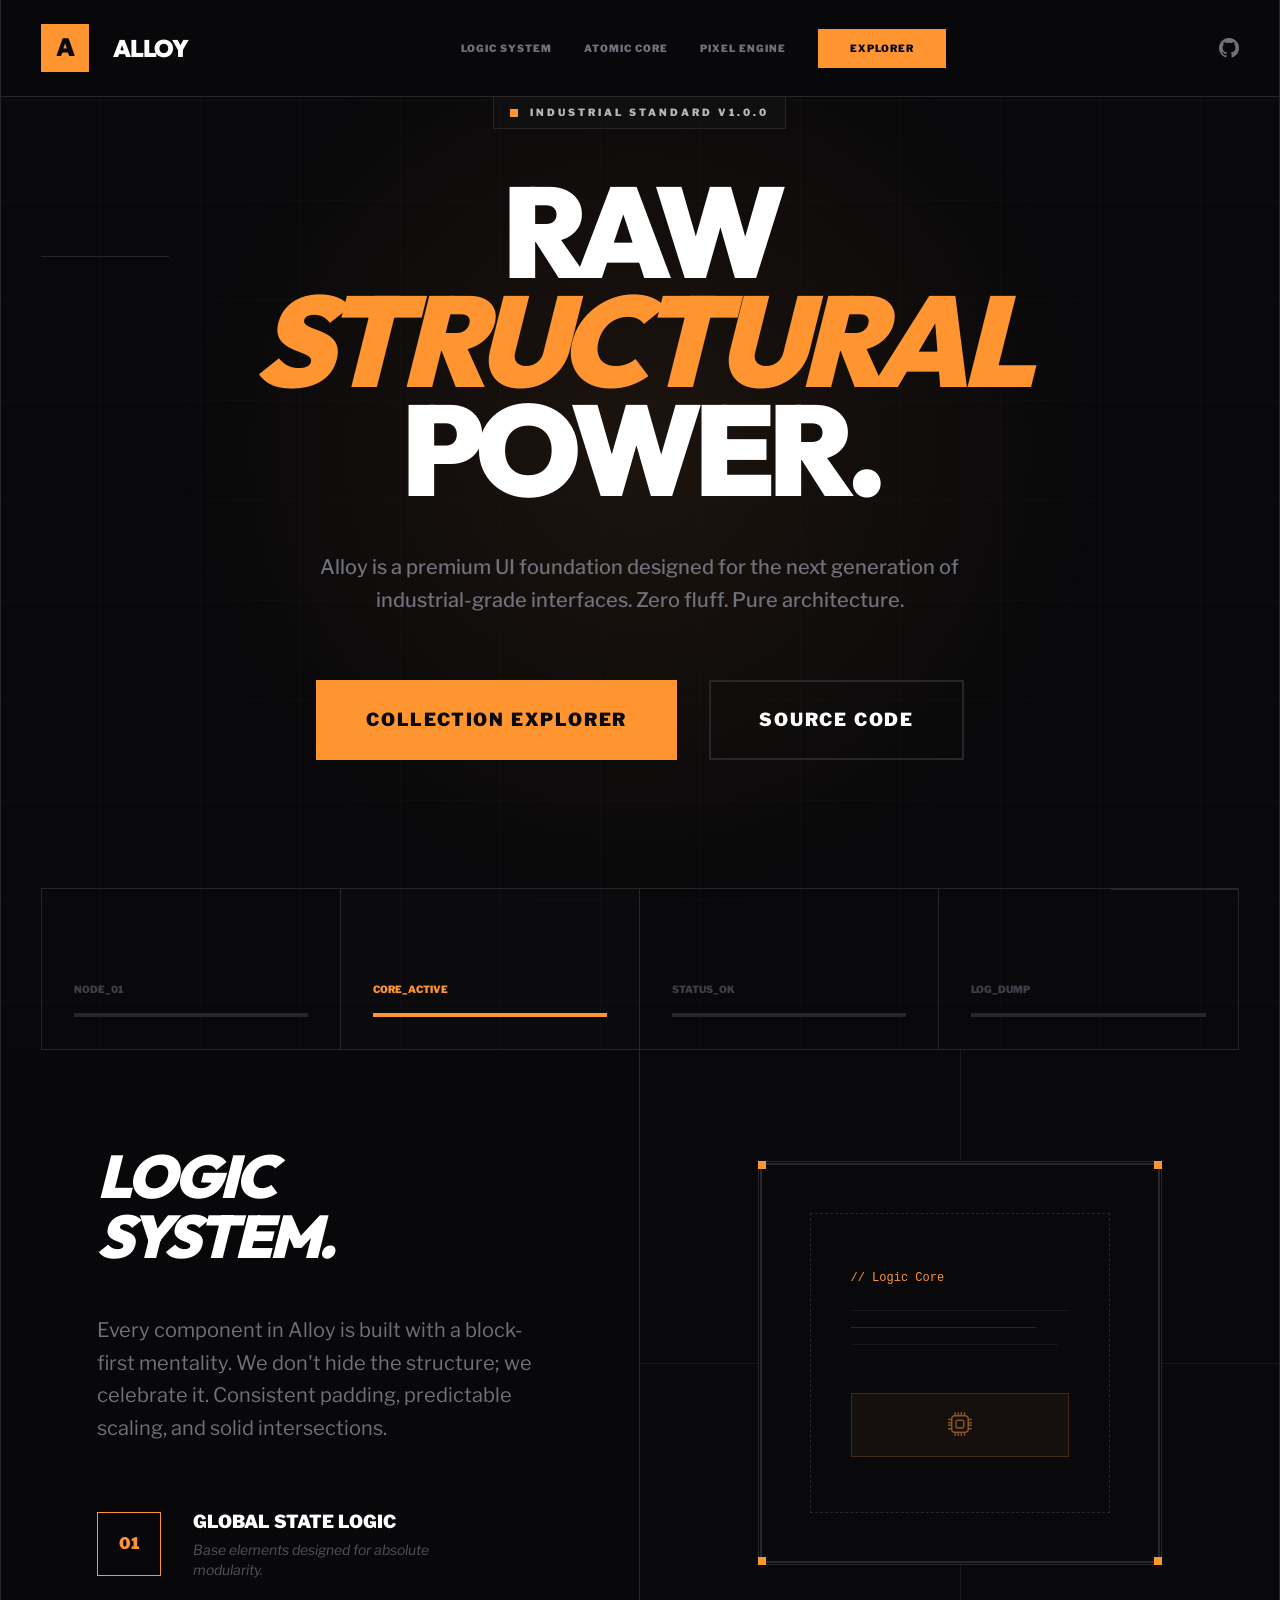
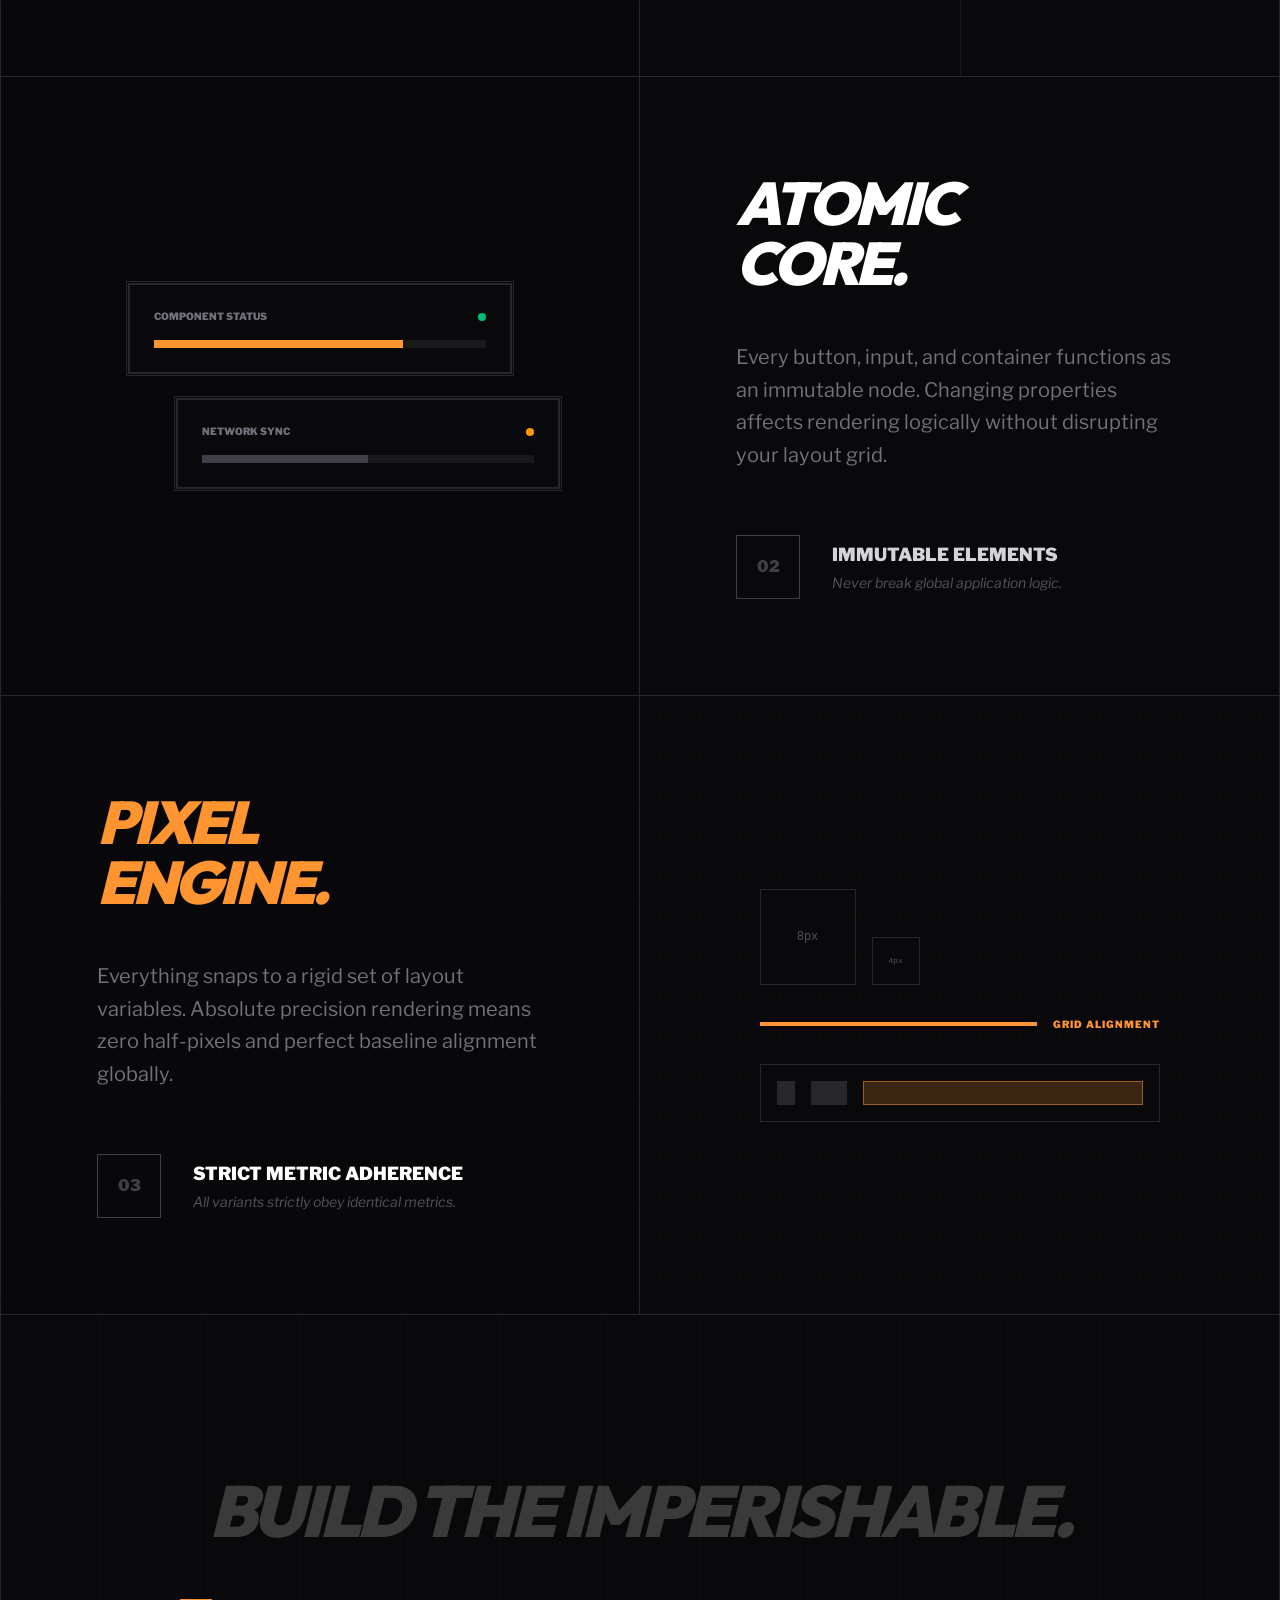
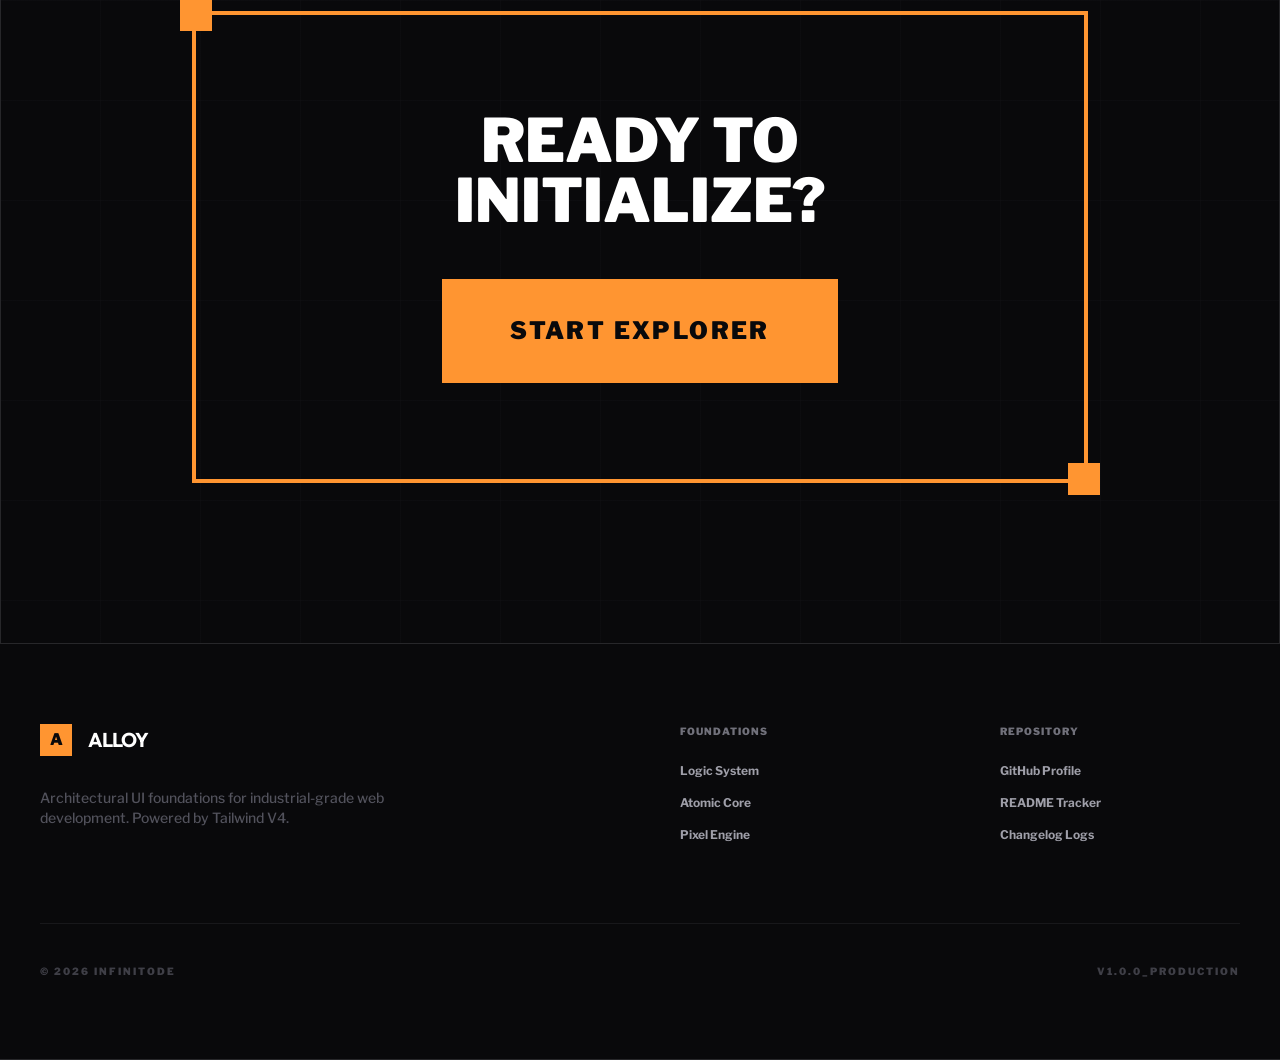
<file: index.html>
<!DOCTYPE html>
<html lang="en" class="dark">

<head>
    <meta charset="UTF-8">
    <meta name="viewport" content="width=device-width, initial-scale=1.0">
    <title>Alloy | Premium UI Foundation</title>
    <link href="./src/index.css" rel="stylesheet">
    <link rel="stylesheet" href="https://cdn.jsdelivr.net/npm/bootstrap-icons/font/bootstrap-icons.css">
    <style>
        :root {
            --color-primary: #FF9531;
            --color-bg: #09090b;
            --color-bg-alt: #18181b;
            --color-border: #27272a;
            --color-text: #ffffff;
            --color-text-dim: #71717a;
        }

        .grid-lines {
            background-image:
                linear-gradient(to right, rgba(39, 39, 42, 0.15) 1px, transparent 1px),
                linear-gradient(to bottom, rgba(39, 39, 42, 0.15) 1px, transparent 1px);
            background-size: 100px 100px;
        }

        .pixel-border {
            box-shadow: 0 0 0 1px var(--color-bg), 0 0 0 2px var(--color-border);
        }

        .hero-glow {
            background: radial-gradient(circle at 50% 50%, rgba(255, 149, 49, 0.08) 0%, transparent 60%);
        }
        
    </style>
</head>

<body class="bg-bg text-white font-sans overflow-x-hidden">
    <!-- Overlay Glow -->
    <div class="fixed inset-0 hero-glow pointer-events-none"></div>

    <!-- Structured Navigation -->
    <header class="fixed top-0 left-0 w-full z-50 border-b border-border bg-bg/95 backdrop-blur-md">
        <div class="max-w-[1440px] mx-auto px-6 md:px-10 h-20 md:h-24 flex items-center justify-between border-x border-border">
            <div class="flex items-center gap-4 md:gap-6">
                <div class="w-10 h-10 md:w-12 md:h-12 bg-primary flex items-center justify-center font-black text-xl md:text-2xl text-zinc-950">A</div>
                <span class="text-xl md:text-2xl font-outfit font-black tracking-tighter">ALLOY</span>
            </div>

            <nav class="hidden md:flex items-center gap-8">
                <a href="#logic-system" class="text-[10px] font-black uppercase tracking-widest text-zinc-500 hover:text-white transition-colors">Logic System</a>
                <a href="#atomic-core" class="text-[10px] font-black uppercase tracking-widest text-zinc-500 hover:text-white transition-colors">Atomic Core</a>
                <a href="#pixel-engine" class="text-[10px] font-black uppercase tracking-widest text-zinc-500 hover:text-white transition-colors">Pixel Engine</a>
                <a href="components/index.html" class="px-8 py-3 bg-primary text-zinc-950 font-black text-[10px] uppercase tracking-widest hover:bg-white transition-all">EXPLORER</a>
            </nav>

            <div class="flex items-center gap-6">
                <a href="https://github.com/Infinitode/Alloy" class="hidden md:block text-xl text-zinc-500 hover:text-white" target="_blank"><i class="bi bi-github"></i></a>
                <button id="mobileMenuBtn" class="md:hidden text-2xl text-zinc-300 hover:text-white transition-colors"><i class="bi bi-list"></i></button>
            </div>
        </div>
        <!-- Mobile Navigation Menu -->
        <nav id="mobileMenu" class="hidden md:hidden border-b border-border bg-bg px-6 py-8 flex-col gap-6">
            <a href="#logic-system" class="mobile-link text-xs font-black uppercase tracking-widest text-zinc-400 hover:text-white transition-colors">Logic System</a>
            <a href="#atomic-core" class="mobile-link text-xs font-black uppercase tracking-widest text-zinc-400 hover:text-white transition-colors">Atomic Core</a>
            <a href="#pixel-engine" class="mobile-link text-xs font-black uppercase tracking-widest text-zinc-400 hover:text-white transition-colors">Pixel Engine</a>
            <hr class="border-border">
            <a href="components/index.html" class="w-full text-center py-4 bg-primary text-zinc-950 font-black text-xs uppercase tracking-widest">Vault Explorer</a>
        </nav>
    </header>

    <main class="relative pt-24 min-h-screen grid-lines">
        <!-- Hero Section -->
        <section class="max-w-[1440px] mx-auto border-x border-border min-h-[calc(100vh-96px)] flex flex-col items-center justify-center px-10 relative overflow-hidden">
            <div class="absolute top-40 left-10 w-32 h-px bg-border"></div>
            <div class="absolute bottom-40 right-10 w-32 h-px bg-border"></div>

            <div class="text-center relative z-10">
                <div class="inline-flex items-center gap-3 px-4 py-2 border border-border bg-zinc-900/40 mb-12">
                    <span class="w-2 h-2 bg-primary animate-pulse"></span>
                    <span class="text-[10px] font-black tracking-[0.3em] uppercase opacity-70">Industrial Standard v1.0.0</span>
                </div>

                <h1 class="text-[clamp(3rem,10vw,10rem)] font-black font-outfit tracking-[calc(-0.06em)] leading-[0.85] mb-12">
                    RAW <br> <span class="text-primary italic">STRUCTURAL</span> <br> POWER.
                </h1>

                <p class="text-zinc-500 max-w-2xl mx-auto text-xl font-medium mb-16 leading-relaxed">
                    Alloy is a premium UI foundation designed for the next generation of industrial-grade interfaces. Zero fluff. Pure architecture.
                </p>

                <div class="flex flex-col md:flex-row items-center justify-center gap-4 md:gap-8 w-full max-w-xl md:max-w-none mx-auto">
                    <a href="components/index.html" class="w-full md:w-auto px-8 py-4 md:px-12 md:py-6 bg-primary text-zinc-950 font-black text-sm md:text-lg uppercase tracking-widest border-2 border-primary hover:bg-transparent hover:text-primary transition-all text-center">
                        COLLECTION EXPLORER
                    </a>
                    <a href="https://github.com/Infinitode/Alloy" target="_blank" class="w-full md:w-auto px-8 py-4 md:px-12 md:py-6 border-2 border-border font-black text-sm md:text-lg uppercase tracking-widest hover:border-primary hover:text-primary hover:bg-zinc-900/50 transition-all text-center">
                        SOURCE CODE
                    </a>
                </div>
            </div>

            <!-- Visual Static Elements -->
            <div class="mt-32 w-full grid grid-cols-2 md:grid-cols-4 border border-border overflow-hidden">
                <div class="h-40 border-r border-border p-8 flex flex-col justify-end hover:bg-zinc-900/40 transition-colors cursor-pointer group">
                    <div class="text-[10px] font-black text-zinc-700 uppercase mb-4 group-hover:text-primary transition-colors">Node_01</div>
                    <div class="h-1 bg-zinc-800 w-full group-hover:bg-primary/50 transition-colors"></div>
                </div>
                <div class="h-40 border-r border-border p-8 flex flex-col justify-end bg-zinc-900/20 hover:bg-zinc-900/60 transition-colors cursor-pointer group">
                    <div class="text-[10px] font-black text-primary uppercase mb-4 group-hover:text-white transition-colors">Core_Active</div>
                    <div class="h-1 bg-primary w-full group-hover:bg-white transition-colors"></div>
                </div>
                <div class="h-40 border-r border-border p-8 flex flex-col justify-end hover:bg-zinc-900/40 transition-colors cursor-pointer group">
                    <div class="text-[10px] font-black text-zinc-700 uppercase mb-4 group-hover:text-primary transition-colors">Status_OK</div>
                    <div class="h-1 bg-zinc-800 w-full group-hover:bg-primary/50 transition-colors"></div>
                </div>
                <div class="h-40 p-8 flex flex-col justify-end hover:bg-zinc-900/40 transition-colors cursor-pointer group">
                    <div class="text-[10px] font-black text-zinc-700 uppercase mb-4 group-hover:text-primary transition-colors">Log_Dump</div>
                    <div class="h-1 bg-zinc-800 w-full group-hover:bg-primary/50 transition-colors"></div>
                </div>
            </div>
        </section>

        <!-- Logic System Section -->
        <section id="logic-system" class="max-w-[1440px] mx-auto border-x border-b border-border bg-bg/50">
            <div class="grid grid-cols-1 md:grid-cols-2 min-h-[600px]">
                <div class="p-8 md:p-12 lg:p-24 flex flex-col justify-center border-b md:border-b-0 md:border-r border-border">
                    <h2 class="text-5xl md:text-6xl font-black font-outfit uppercase tracking-tighter mb-8 md:mb-12 italic">Logic <br>System.</h2>
                    <p class="text-zinc-500 text-lg md:text-xl leading-relaxed mb-12 md:mb-16 max-w-md">
                        Every component in Alloy is built with a block-first mentality. We don't hide the structure; we celebrate it. Consistent padding, predictable scaling, and solid intersections.
                    </p>
                    <div class="flex items-center gap-6 md:gap-8 group cursor-pointer max-w-sm">
                        <div class="w-14 h-14 md:w-16 md:h-16 shrink-0 border border-primary flex items-center justify-center font-black text-primary transition-all group-hover:bg-primary group-hover:text-zinc-950">01</div>
                        <div>
                            <h4 class="font-black text-base md:text-lg uppercase text-white group-hover:text-primary transition-colors">Global State Logic</h4>
                            <p class="text-zinc-600 text-xs md:text-sm italic mt-1">Base elements designed for absolute modularity.</p>
                        </div>
                    </div>
                </div>
                
                <div class="relative bg-zinc-950 flex items-center justify-center p-8 md:p-12 overflow-hidden">
                    <div class="absolute inset-x-0 top-1/2 h-px bg-zinc-900"></div>
                    <div class="absolute inset-y-0 left-1/2 w-px bg-zinc-900"></div>
                    
                    <div class="w-full max-w-[400px] aspect-square border-2 border-border bg-bg p-8 md:p-12 relative z-10 pixel-border hover:-translate-y-2 hover:border-primary transition-all cursor-pointer">
                        <div class="absolute -top-1 -left-1 w-2 h-2 bg-primary"></div>
                        <div class="absolute -top-1 -right-1 w-2 h-2 bg-primary"></div>
                        <div class="absolute -bottom-1 -left-1 w-2 h-2 bg-primary"></div>
                        <div class="absolute -bottom-1 -right-1 w-2 h-2 bg-primary"></div>

                        <div class="h-full border border-dashed border-zinc-800 p-6 md:p-10 flex flex-col justify-center group">
                            <span class="text-[10px] md:text-xs font-mono text-primary mb-6">// Logic Core</span>
                            <div class="space-y-4">
                                <div class="h-px bg-zinc-900 w-full group-hover:bg-primary/50 transition-colors"></div>
                                <div class="h-px bg-zinc-800 w-[85%] group-hover:bg-primary/30 transition-colors"></div>
                                <div class="h-px bg-zinc-900 w-[95%] group-hover:bg-primary/40 transition-colors"></div>
                                <div class="mt-12 h-16 bg-primary/5 border border-primary/20 flex items-center justify-center">
                                     <i class="bi bi-cpu text-primary opacity-50 text-2xl group-hover:opacity-100 transition-opacity"></i>
                                </div>
                            </div>
                        </div>
                    </div>
                </div>
            </div>
        </section>

        <!-- Atomic Core Section -->
        <section id="atomic-core" class="max-w-[1440px] mx-auto border-x border-b border-border bg-zinc-950">
            <div class="grid grid-cols-1 md:grid-cols-2 min-h-[600px]">
                <div class="relative bg-bg/50 flex flex-col p-8 md:p-12 overflow-hidden justify-center items-center border-b md:border-b-0 md:border-r border-border order-last md:order-first">
                    <div class="absolute inset-0 grid-lines opacity-10"></div>
                    <div class="relative z-10 w-full max-w-sm">
                        <div class="w-full bg-bg border-2 border-border p-5 md:p-6 mb-4 md:mb-6 pixel-border group hover:border-white transition-all cursor-pointer">
                            <div class="flex justify-between items-center mb-4">
                                <span class="text-[10px] font-black uppercase text-zinc-500 group-hover:text-white transition-colors">Component Status</span>
                                <div class="w-2 h-2 rounded-full bg-emerald-500 animate-pulse"></div>
                            </div>
                            <div class="h-2 w-full bg-zinc-900"><div class="h-full bg-primary w-3/4"></div></div>
                        </div>
                        <div class="w-[90%] md:w-full bg-bg border-2 border-border p-5 md:p-6 ml-auto md:ml-12 pixel-border group hover:border-white transition-all cursor-pointer">
                            <div class="flex justify-between items-center mb-4">
                                <span class="text-[10px] font-black uppercase text-zinc-500 group-hover:text-white transition-colors">Network Sync</span>
                                <div class="w-2 h-2 rounded-full bg-amber-500"></div>
                            </div>
                            <div class="h-2 w-full bg-zinc-900"><div class="h-full bg-zinc-700 w-1/2 group-hover:bg-white transition-colors"></div></div>
                        </div>
                    </div>
                </div>
                <div class="p-8 md:p-12 lg:p-24 flex flex-col justify-center">
                    <h2 class="text-5xl md:text-6xl font-black font-outfit uppercase tracking-tighter mb-8 md:mb-12 italic">Atomic <br>Core.</h2>
                    <p class="text-zinc-500 text-lg md:text-xl leading-relaxed mb-12 md:mb-16 max-w-md">
                        Every button, input, and container functions as an immutable node. Changing properties affects rendering logically without disrupting your layout grid.
                    </p>
                    <div class="flex items-center gap-6 md:gap-8 group cursor-pointer max-w-sm">
                        <div class="w-14 h-14 md:w-16 md:h-16 shrink-0 border border-zinc-700 flex items-center justify-center font-black text-zinc-700 transition-all group-hover:border-white group-hover:text-white">02</div>
                        <div>
                            <h4 class="font-black text-base md:text-lg uppercase text-zinc-300 group-hover:text-white transition-colors">Immutable Elements</h4>
                            <p class="text-zinc-600 text-xs md:text-sm italic mt-1">Never break global application logic.</p>
                        </div>
                    </div>
                </div>
            </div>
        </section>

        <!-- Pixel Engine Section -->
        <section id="pixel-engine" class="max-w-[1440px] mx-auto border-x border-b border-border bg-bg/50">
            <div class="grid grid-cols-1 md:grid-cols-2 min-h-[600px]">
                <div class="p-8 md:p-12 lg:p-24 flex flex-col justify-center border-b md:border-b-0 md:border-r border-border">
                    <h2 class="text-5xl md:text-6xl font-black font-outfit uppercase tracking-tighter mb-8 md:mb-12 italic text-primary">Pixel<br>Engine.</h2>
                    <p class="text-zinc-500 text-lg md:text-xl leading-relaxed mb-12 md:mb-16 max-w-md">
                        Everything snaps to a rigid set of layout variables. Absolute precision rendering means zero half-pixels and perfect baseline alignment globally.
                    </p>
                    <div class="flex items-center gap-6 md:gap-8 group cursor-pointer max-w-sm">
                        <div class="w-14 h-14 md:w-16 md:h-16 shrink-0 border border-zinc-700 flex items-center justify-center font-black text-zinc-700 transition-all group-hover:border-primary group-hover:text-primary">03</div>
                        <div>
                            <h4 class="font-black text-base md:text-lg uppercase text-white group-hover:text-primary transition-colors">Strict Metric Adherence</h4>
                            <p class="text-zinc-600 text-xs md:text-sm italic mt-1">All variants strictly obey identical metrics.</p>
                        </div>
                    </div>
                </div>
                <div class="relative bg-zinc-950 flex flex-col justify-between p-8 md:p-12 overflow-hidden group cursor-pointer">
                    <div class="absolute inset-0 bg-[radial-gradient(circle_at_center,var(--color-primary)_1px,transparent_1px)] bg-size-[40px_40px] opacity-5 group-hover:opacity-20 transition-opacity"></div>
                    <div class="relative z-10 w-full flex-1 flex flex-col justify-center gap-8 max-w-[400px] mx-auto py-12">
                        <div class="flex gap-4">
                            <div class="w-20 h-20 md:w-24 md:h-24 border border-border bg-bg flex items-center justify-center font-mono text-zinc-600 text-xs">8px</div>
                            <div class="w-10 h-10 md:w-12 md:h-12 border border-border bg-bg mt-auto flex items-center justify-center font-mono text-zinc-600 text-[8px]">4px</div>
                        </div>
                        <div class="flex items-center gap-4">
                            <div class="h-1 bg-primary flex-1 group-hover:shadow-[0_0_10px_var(--color-primary)] transition-shadow"></div>
                            <div class="font-black text-[10px] text-primary tracking-widest uppercase">Grid Alignment</div>
                        </div>
                        <div class="flex gap-4 border border-border p-3 md:p-4 bg-bg items-center">
                            <div class="w-5 h-5 md:w-6 md:h-6 bg-zinc-800 group-hover:bg-primary transition-colors"></div>
                            <div class="w-10 h-5 md:w-12 md:h-6 bg-zinc-800"></div>
                            <div class="w-full h-5 md:h-6 bg-primary/20 border border-primary/50"></div>
                        </div>
                    </div>
                </div>
            </div>
        </section>

        <!-- Final Call Section -->
        <section class="max-w-[1440px] mx-auto border-x border-border py-20 md:py-40 text-center px-6 md:px-10">
            <h2 class="text-3xl sm:text-5xl md:text-7xl font-black font-outfit uppercase tracking-tighter mb-8 md:mb-16 italic opacity-20">BUILD THE IMPERISHABLE.</h2>
            <div class="max-w-4xl mx-auto border-4 border-primary p-8 md:p-24 relative">
                <div class="absolute -top-4 -left-4 w-8 h-8 bg-primary"></div>
                <div class="absolute -bottom-4 -right-4 w-8 h-8 bg-primary"></div>
                <h3 class="text-2xl sm:text-4xl md:text-6xl font-black mb-8 md:mb-12 uppercase">READY TO INITIALIZE?</h3>
                <a href="components/index.html" class="inline-block px-8 py-5 md:px-16 md:py-8 bg-primary text-zinc-950 font-black text-base md:text-2xl uppercase tracking-widest hover:bg-white transition-all border-4 border-primary hover:border-white">START EXPLORER</a>
            </div>
        </section>
    </main>

    <footer class="border-y border-border py-12 md:py-20 px-6 md:px-10 bg-zinc-950">
        <div class="max-w-[1440px] mx-auto grid grid-cols-1 sm:grid-cols-2 md:grid-cols-4 gap-12 md:gap-20">
            <div class="col-span-1 sm:col-span-2">
                <div class="flex items-center gap-4 mb-6 md:mb-8">
                    <div class="w-8 h-8 bg-primary flex items-center justify-center font-black text-zinc-950">A</div>
                    <span class="text-xl font-bold font-outfit tracking-tighter">ALLOY</span>
                </div>
                <p class="text-zinc-600 max-w-sm text-xs md:text-sm font-medium">Architectural UI foundations for industrial-grade web development. Powered by Tailwind V4.</p>
            </div>
            <div class="space-y-4">
                <h4 class="text-[10px] font-black text-zinc-500 uppercase tracking-widest mb-4 md:mb-6">Foundations</h4>
                <a href="#logic-system" class="block text-xs font-bold text-zinc-400 hover:text-primary">Logic System</a>
                <a href="#atomic-core" class="block text-xs font-bold text-zinc-400 hover:text-primary">Atomic Core</a>
                <a href="#pixel-engine" class="block text-xs font-bold text-zinc-400 hover:text-primary">Pixel Engine</a>
            </div>
            <div class="space-y-4">
                <h4 class="text-[10px] font-black text-zinc-500 uppercase tracking-widest mb-4 md:mb-6">Repository</h4>
                <a href="https://github.com/Infinitode/Alloy" target="_blank" class="block text-xs font-bold text-zinc-400 hover:text-primary">GitHub Profile</a>
                <a href="https://github.com/Infinitode/Alloy#readme" target="_blank" class="block text-xs font-bold text-zinc-400 hover:text-primary">README Tracker</a>
                <a href="https://github.com/Infinitode/Alloy/commits/main" target="_blank" class="block text-xs font-bold text-zinc-400 hover:text-primary">Changelog Logs</a>
            </div>
        </div>
        <div class="max-w-[1440px] mx-auto mt-20 pt-10 border-t border-zinc-900 flex justify-between items-center text-[10px] font-black text-zinc-700 uppercase tracking-[0.2em]">
            <span>&copy; 2026 INFINITODE</span>
            <span>v1.0.0_PRODUCTION</span>
        </div>
    </footer>
    <script>
        (function() {
            const btn = document.getElementById('mobileMenuBtn');
            const menu = document.getElementById('mobileMenu');
            if (btn && menu) {
                btn.addEventListener('click', () => {
                    menu.classList.toggle('hidden');
                    menu.classList.toggle('flex');
                });
                // Close menu when clicking a link
                menu.querySelectorAll('.mobile-link').forEach(link => {
                    link.addEventListener('click', () => {
                        menu.classList.add('hidden');
                        menu.classList.remove('flex');
                    });
                });
            }
        })();
    </script>
</body>

</html>
</file>
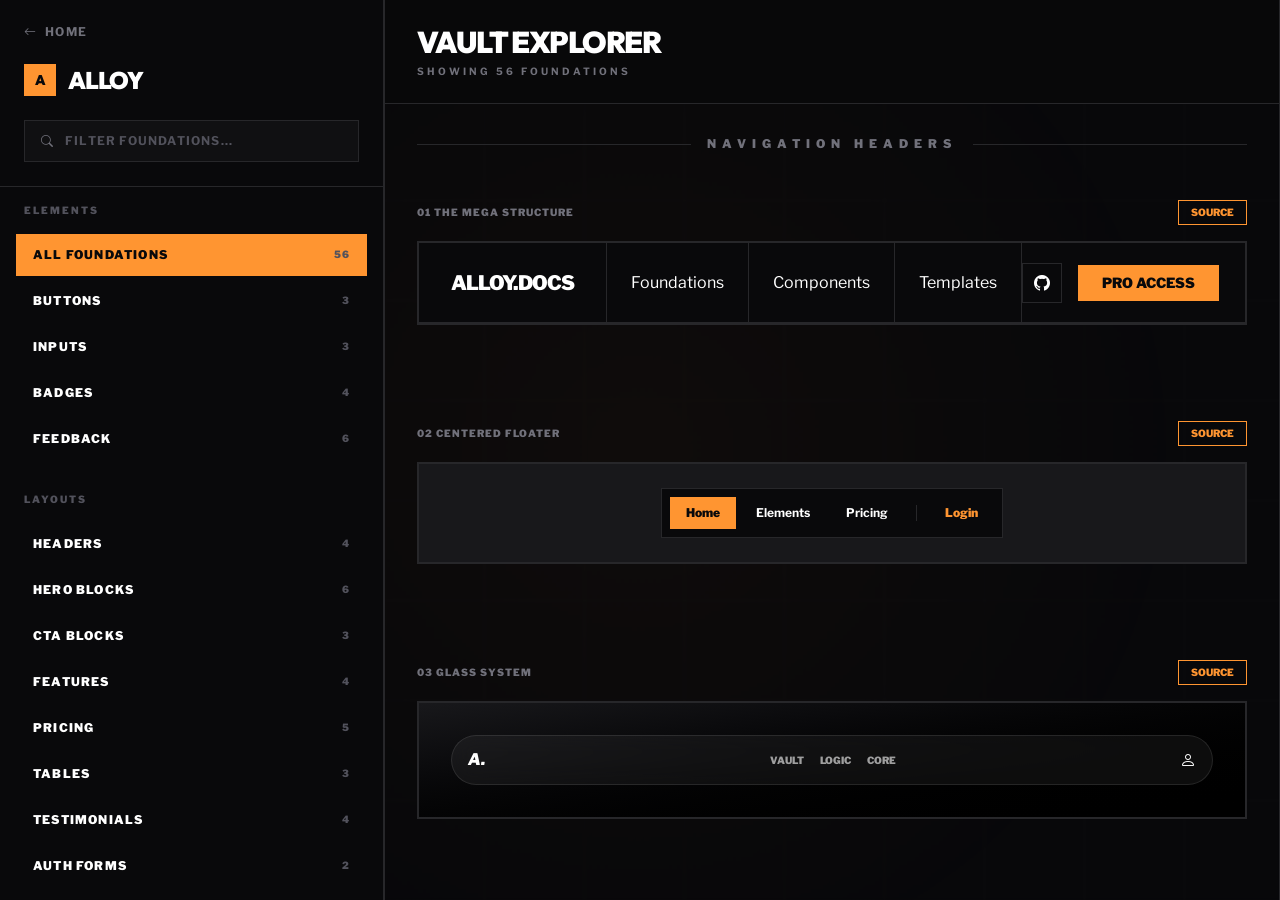
<file: components/index.html>
<html lang="en" class="dark">
<head>
  <meta charset="UTF-8" />
  <meta name="viewport" content="width=device-width, initial-scale=1.0" />
  <title>Alloy | Explorer</title>
  <link href="../src/index.css" rel="stylesheet" />
  <link rel="stylesheet" href="https://cdn.jsdelivr.net/npm/bootstrap-icons/font/bootstrap-icons.css" />
  <style>
    .grid-lines {
        background-image: 
            linear-gradient(to right, rgba(39, 39, 42, 0.1) 1px, transparent 1px),
            linear-gradient(to bottom, rgba(39, 39, 42, 0.1) 1px, transparent 1px);
        background-size: 100px 100px;
    }
    .hero-glow {
        background: radial-gradient(circle at 50% 50%, rgba(255, 149, 49, 0.05) 0%, transparent 70%);
    }
    .pixel-border {
        box-shadow: 
            0 0 0 1px var(--color-bg),
            0 0 0 2px var(--color-border);
    }
    .layout-full-scroll {
      max-height: 80vh;
      overflow-y: auto;
      overflow-x: hidden;
      scrollbar-width: thin;
      scrollbar-color: #ff9531 transparent;
    }
    /* Hide scrollbar for Chrome, Safari and Opera */
    .scrollbar-hide::-webkit-scrollbar {
        display: none;
    }
    .scrollbar-hide {
        -ms-overflow-style: none;  /* IE and Edge */
        scrollbar-width: none;  /* Firefox */
    }
    /* Mobile: Strip x padding from all preview blocks — flush to screen edges */
    @media (max-width: 767px) {
        .preview-area, .layout-full-scroll {
            margin-left: -0.5rem;
            margin-right: -0.5rem;
        }
    }
  </style>
</head>
<body class="h-screen overflow-hidden bg-bg text-white font-sans">
  <div class="flex h-full w-full overflow-hidden">
    <!-- Structured Sidebar -->
    <aside id="sidebarNav" class="fixed md:static inset-y-0 left-0 z-50 w-[85%] max-w-sm shrink-0 border-r border-border bg-bg transform -translate-x-full md:translate-x-0 transition-transform duration-300">
      <div class="flex h-full flex-col">
        <div class="border-b border-border p-6">
          <div class="flex items-center justify-between mb-6">
              <a href="../index.html" class="flex items-center gap-2 text-xs font-bold text-zinc-500 hover:text-primary transition-colors uppercase tracking-widest">
                <i class="bi bi-arrow-left"></i> Home
              </a>
              <button id="closeSidebarBtn" class="md:hidden text-xl text-zinc-500 hover:text-white"><i class="bi bi-x-lg"></i></button>
          </div>
          <h1 class="text-2xl font-black font-outfit tracking-tighter flex items-center gap-3">
            <span class="w-8 h-8 bg-primary flex items-center justify-center text-zinc-950 text-sm">A</span>
            ALLOY
          </h1>
          <div class="mt-6 flex items-center gap-3 border border-border bg-zinc-900/50 px-4 py-3 focus-within:border-primary transition-all">
            <i class="bi bi-search text-zinc-500 text-xs"></i>
            <input id="componentSearch" type="search" placeholder="FILTER FOUNDATIONS..." class="w-full bg-transparent text-xs font-bold uppercase tracking-widest outline-none placeholder:text-zinc-600" />
          </div>
        </div>
        
        <nav class="flex-1 overflow-y-auto p-4 scrollbar-hide space-y-8">
          <div>
            <p class="px-2 text-[10px] font-black uppercase tracking-[0.2em] text-zinc-600 mb-4">Elements</p>
            <div class="space-y-1">
              <button data-type="all" class="type-filter-btn flex w-full items-center justify-between px-4 py-3 text-left text-xs font-black uppercase tracking-widest transition-all border border-transparent hover:border-border hover:bg-bg-alt hover:text-primary">
                <span>All Foundations</span>
                <span class="text-[10px] text-zinc-600" data-count="all">0</span>
              </button>
              <button data-type="buttons" class="type-filter-btn flex w-full items-center justify-between px-4 py-3 text-left text-xs font-black uppercase tracking-widest transition-all border border-transparent hover:border-border hover:bg-bg-alt hover:text-primary">
                <span>Buttons</span>
                <span class="text-[10px] text-zinc-600" data-count="buttons">0</span>
              </button>
              <button data-type="inputs" class="type-filter-btn flex w-full items-center justify-between px-4 py-3 text-left text-xs font-black uppercase tracking-widest transition-all border border-transparent hover:border-border hover:bg-bg-alt hover:text-primary">
                <span>Inputs</span>
                <span class="text-[10px] text-zinc-600" data-count="inputs">0</span>
              </button>
              <button data-type="badges" class="type-filter-btn flex w-full items-center justify-between px-4 py-3 text-left text-xs font-black uppercase tracking-widest transition-all border border-transparent hover:border-border hover:bg-bg-alt hover:text-primary">
                <span>Badges</span>
                <span class="text-[10px] text-zinc-600" data-count="badges">0</span>
              </button>
              <button data-type="feedback" class="type-filter-btn flex w-full items-center justify-between px-4 py-3 text-left text-xs font-black uppercase tracking-widest transition-all border border-transparent hover:border-border hover:bg-bg-alt hover:text-primary">
                <span>Feedback</span>
                <span class="text-[10px] text-zinc-600" data-count="feedback">0</span>
              </button>
            </div>
          </div>

          <div>
            <p class="px-2 text-[10px] font-black uppercase tracking-[0.2em] text-zinc-600 mb-4">Layouts</p>
            <div class="space-y-1">
              <button data-type="navbars" class="type-filter-btn flex w-full items-center justify-between px-4 py-3 text-left text-xs font-black uppercase tracking-widest transition-all border border-transparent hover:border-border hover:bg-bg-alt hover:text-primary">
                <span>Headers</span>
                <span class="text-[10px] text-zinc-600" data-count="navbars">0</span>
              </button>
              <button data-type="heroes" class="type-filter-btn flex w-full items-center justify-between px-4 py-3 text-left text-xs font-black uppercase tracking-widest transition-all border border-transparent hover:border-border hover:bg-bg-alt hover:text-primary">
                <span>Hero Blocks</span>
                <span class="text-[10px] text-zinc-600" data-count="heroes">0</span>
              </button>
              <button data-type="cta" class="type-filter-btn flex w-full items-center justify-between px-4 py-3 text-left text-xs font-black uppercase tracking-widest transition-all border border-transparent hover:border-border hover:bg-bg-alt hover:text-primary">
                <span>CTA Blocks</span>
                <span class="text-[10px] text-zinc-600" data-count="cta">0</span>
              </button>
              <button data-type="features" class="type-filter-btn flex w-full items-center justify-between px-4 py-3 text-left text-xs font-black uppercase tracking-widest transition-all border border-transparent hover:border-border hover:bg-bg-alt hover:text-primary">
                <span>Features</span>
                <span class="text-[10px] text-zinc-600" data-count="features">0</span>
              </button>
              <button data-type="pricing" class="type-filter-btn flex w-full items-center justify-between px-4 py-3 text-left text-xs font-black uppercase tracking-widest transition-all border border-transparent hover:border-border hover:bg-bg-alt hover:text-primary">
                <span>Pricing</span>
                <span class="text-[10px] text-zinc-600" data-count="pricing">0</span>
              </button>
              <button data-type="tables" class="type-filter-btn flex w-full items-center justify-between px-4 py-3 text-left text-xs font-black uppercase tracking-widest transition-all border border-transparent hover:border-border hover:bg-bg-alt hover:text-primary">
                <span>Tables</span>
                <span class="text-[10px] text-zinc-600" data-count="tables">0</span>
              </button>
              <button data-type="testimonials" class="type-filter-btn flex w-full items-center justify-between px-4 py-3 text-left text-xs font-black uppercase tracking-widest transition-all border border-transparent hover:border-border hover:bg-bg-alt hover:text-primary">
                <span>Testimonials</span>
                <span class="text-[10px] text-zinc-600" data-count="testimonials">0</span>
              </button>
              <button data-type="auth" class="type-filter-btn flex w-full items-center justify-between px-4 py-3 text-left text-xs font-black uppercase tracking-widest transition-all border border-transparent hover:border-border hover:bg-bg-alt hover:text-primary">
                <span>Auth Forms</span>
                <span class="text-[10px] text-zinc-600" data-count="auth">0</span>
              </button>
              <button data-type="contact" class="type-filter-btn flex w-full items-center justify-between px-4 py-3 text-left text-xs font-black uppercase tracking-widest transition-all border border-transparent hover:border-border hover:bg-bg-alt hover:text-primary">
                <span>Contact Forms</span>
                <span class="text-[10px] text-zinc-600" data-count="contact">0</span>
              </button>
              <button data-type="footers" class="type-filter-btn flex w-full items-center justify-between px-4 py-3 text-left text-xs font-black uppercase tracking-widest transition-all border border-transparent hover:border-border hover:bg-bg-alt hover:text-primary">
                <span>Footers</span>
                <span class="text-[10px] text-zinc-600" data-count="footers">0</span>
              </button>
              <button data-type="navigation" class="type-filter-btn flex w-full items-center justify-between px-4 py-3 text-left text-xs font-black uppercase tracking-widest transition-all border border-transparent hover:border-border hover:bg-bg-alt hover:text-primary">
                <span>Navigation</span>
                <span class="text-[10px] text-zinc-600" data-count="navigation">0</span>
              </button>
            </div>
          </div>
        </nav>
      </div>
    </aside>

    <!-- Main Content Area -->
    <main class="flex-1 overflow-y-auto overflow-x-hidden grid-lines relative min-w-0">
      <div class="fixed inset-0 hero-glow pointer-events-none"></div>
      <div class="relative max-w-[1440px] mx-auto min-h-full border-x border-border bg-bg/40 backdrop-blur-[1px] overflow-x-hidden">
        <div class="sticky top-0 z-30 border-b border-border bg-bg/90 backdrop-blur px-6 md:px-8 py-4 md:py-6 flex justify-between items-center">
            <div>
                <h2 class="text-2xl md:text-3xl font-black font-outfit tracking-tighter uppercase">Vault Explorer</h2>
                <p id="resultsSummary" class="text-[10px] font-bold text-zinc-500 tracking-[0.3em] uppercase mt-1">Showing all variants</p>
            </div>
            <button id="sidebarToggle" class="md:hidden text-2xl text-zinc-300 hover:text-white"><i class="bi bi-list"></i></button>
        </div>

        <!-- Mobile Overlay -->
        <div id="sidebarOverlay" class="fixed inset-0 bg-zinc-950/80 backdrop-blur-sm z-40 hidden md:hidden"></div>

        <section id="componentList" class="p-4 md:p-8 space-y-24 md:space-y-40">
          
          <!-- NAVBARS -->
          <article data-type="navbars" class="component-block">
            <div class="flex items-center gap-4 mb-12">
                <div class="h-px flex-1 bg-border"></div>
                <h3 class="text-xs font-black tracking-[0.5em] text-zinc-500 uppercase">Navigation Headers</h3>
                <div class="h-px flex-1 bg-border"></div>
            </div>

            <div class="space-y-24">
              <!-- Variant 1 -->
              <div class="variant-item" data-variant="Mega Menu Blocky">
                <div class="flex justify-between items-center mb-4">
                    <span class="text-[10px] font-black text-zinc-500 uppercase tracking-widest">01 THE MEGA STRUCTURE</span>
                    <button class="show-code-btn text-[10px] font-black text-primary border border-primary px-3 py-1 hover:bg-primary hover:text-zinc-950 transition-all">SOURCE</button>
                </div>
                <div class="preview-area border-2 border-border bg-bg p-0 overflow-hidden">
                    <nav class="h-16 md:h-20 flex items-center justify-between px-4 md:px-8 border-b border-border">
                        <div class="flex items-center gap-4 md:gap-8 h-full">
                            <div class="font-black text-base md:text-xl tracking-tighter text-white shrink-0">ALLOY.DOCS</div>
                            <div class="hidden md:flex h-full items-center">
                                <a href="#" class="h-full flex items-center px-6 border-x border-border hover:bg-zinc-900 transition-colors">Foundations</a>
                                <a href="#" class="h-full flex items-center px-6 border-r border-border hover:bg-zinc-900 transition-colors">Components</a>
                                <a href="#" class="h-full flex items-center px-6 border-r border-border hover:bg-zinc-900 transition-colors">Templates</a>
                            </div>
                        </div>
                        <div class="flex items-center gap-2 md:gap-4 text-white shrink-0">
                            <div class="h-8 w-8 md:h-10 md:w-10 border border-border flex items-center justify-center"><i class="bi bi-github"></i></div>
                            <button class="px-4 py-2 md:px-6 bg-primary text-zinc-950 font-black text-xs md:text-sm">PRO ACCESS</button>
                        </div>
                    </nav>
                </div>
              </div>

              <!-- Variant 2 -->
              <div class="variant-item" data-variant="Minimal Center Nav">
                <div class="flex justify-between items-center mb-4">
                    <span class="text-[10px] font-black text-zinc-500 uppercase tracking-widest">02 CENTERED FLOATER</span>
                    <button class="show-code-btn text-[10px] font-black text-primary border border-primary px-3 py-1 hover:bg-primary hover:text-zinc-950 transition-all">SOURCE</button>
                </div>
                <div class="preview-area py-6 bg-bg-alt border-2 border-border">
                    <nav class="max-w-fit mx-auto bg-bg border border-border p-2 flex items-center gap-1">
                        <a href="#" class="px-4 py-2 bg-primary text-zinc-950 text-xs font-black">Home</a>
                        <a href="#" class="hidden sm:block px-4 py-2 hover:bg-zinc-900 text-white text-xs font-bold transition-colors">Elements</a>
                        <a href="#" class="hidden sm:block px-4 py-2 hover:bg-zinc-900 text-white text-xs font-bold transition-colors">Pricing</a>
                        <div class="hidden sm:block w-px h-4 bg-border mx-2"></div>
                        <button class="px-4 py-2 text-xs font-black text-primary">Login</button>
                    </nav>
                </div>
              </div>

              <!-- Variant 3 -->
              <div class="variant-item" data-variant="Glass Compact Nav">
                <div class="flex justify-between items-center mb-4">
                    <span class="text-[10px] font-black text-zinc-500 uppercase tracking-widest">03 GLASS SYSTEM</span>
                    <button class="show-code-btn text-[10px] font-black text-primary border border-primary px-3 py-1 hover:bg-primary hover:text-zinc-950 transition-all">SOURCE</button>
                </div>
                <div class="preview-area p-4 md:p-8 bg-linear-to-br from-zinc-900 to-black border-2 border-border">
                    <nav class="flex items-center justify-between px-4 py-3 bg-white/5 backdrop-blur-md border border-white/10 rounded-full">
                        <div class="font-black text-white italic">A.</div>
                        <div class="flex gap-4">
                            <a href="#" class="text-[10px] font-black uppercase text-white/60 hover:text-white">Vault</a>
                            <a href="#" class="text-[10px] font-black uppercase text-white/60 hover:text-white">Logic</a>
                            <a href="#" class="text-[10px] font-black uppercase text-white/60 hover:text-white">Core</a>
                        </div>
                        <i class="bi bi-person text-white"></i>
                    </nav>
                </div>
              </div>

              <!-- Variant 4: Floating Nav Bar -->
              <div class="variant-item" data-variant="Floating Pill Nav">
                <div class="flex justify-between items-center mb-4">
                    <span class="text-[10px] font-black text-zinc-500 uppercase tracking-widest">04 FLOATING PILL</span>
                    <button class="show-code-btn text-[10px] font-black text-primary border border-primary px-3 py-1 hover:bg-primary hover:text-zinc-950 transition-all">SOURCE</button>
                </div>
                <div class="preview-area py-6 md:py-10 bg-zinc-950 border-2 border-border relative overflow-hidden flex items-center justify-center min-h-[80px]">
                    <div class="absolute inset-0 grid-lines opacity-10"></div>
                    <nav class="relative z-10 px-2 py-2 bg-bg border border-border shadow-2xl rounded-full flex items-center gap-1">
                        <a href="#" class="px-3 sm:px-6 py-2 rounded-full bg-primary text-zinc-950 text-[10px] font-black uppercase tracking-widest">Dashboard</a>
                        <a href="#" class="hidden sm:block px-6 py-2 rounded-full text-zinc-500 hover:text-white hover:bg-zinc-900 transition-all text-[10px] font-black uppercase tracking-widest">Features</a>
                        <a href="#" class="hidden sm:block px-6 py-2 rounded-full text-zinc-500 hover:text-white hover:bg-zinc-900 transition-all text-[10px] font-black uppercase tracking-widest">Metrics</a>
                        <div class="hidden sm:block w-px h-4 bg-border mx-2"></div>
                        <a href="#" class="w-8 h-8 rounded-full border border-border flex items-center justify-center text-white hover:border-primary hover:text-primary transition-all">
                            <i class="bi bi-grid-fill text-xs"></i>
                        </a>
                    </nav>
                </div>
              </div>
            </div>
          </article>

          <!-- BUTTONS -->
          <article data-type="buttons" class="component-block">
            <div class="flex items-center gap-4 mb-12">
                <div class="h-px flex-1 bg-border"></div>
                <h3 class="text-xs font-black tracking-[0.5em] text-zinc-500 uppercase">Action Elements</h3>
                <div class="h-px flex-1 bg-border"></div>
            </div>

            <div class="grid grid-cols-1 md:grid-cols-3 gap-12">
              <div class="variant-item group" data-variant="Primary Core">
                <div class="flex justify-between items-center mb-4">
                    <span class="text-[10px] font-black text-primary uppercase tracking-widest">01 CORE</span>
                    <button class="show-code-btn text-[10px] border border-primary px-2 py-1">SOURCE</button>
                </div>
                <div class="preview-area bg-zinc-950 p-12 flex items-center justify-center border border-border">
                    <button class="px-8 py-4 bg-primary text-zinc-950 font-black border-2 border-primary hover:bg-transparent hover:text-primary transition-all">CORE ACTION</button>
                </div>
              </div>
              
              <div class="variant-item group" data-variant="Ghost Structural">
                <div class="flex justify-between items-center mb-4">
                    <span class="text-[10px] font-black text-zinc-500 uppercase tracking-widest">02 GHOST</span>
                    <button class="show-code-btn text-[10px] border border-zinc-700 px-2 py-1">SOURCE</button>
                </div>
                <div class="preview-area bg-bg p-12 flex items-center justify-center border border-border">
                    <button class="px-8 py-4 border-2 border-zinc-500 text-zinc-500 font-black hover:bg-zinc-500 hover:text-zinc-950 transition-all">STRUCTURAL</button>
                </div>
              </div>

              <div class="variant-item group" data-variant="Floating Action">
                <div class="flex justify-between items-center mb-4">
                    <span class="text-[10px] font-black text-zinc-500 uppercase tracking-widest">03 FLOATER</span>
                    <button class="show-code-btn text-[10px] border border-zinc-700 px-2 py-1">SOURCE</button>
                </div>
                <div class="preview-area bg-bg p-12 flex items-center justify-center border border-border">
                    <button class="w-16 h-16 bg-primary text-zinc-950 flex items-center justify-center text-2xl pixel-border hover:scale-110 transition-transform"><i class="bi bi-plus-lg"></i></button>
                </div>
              </div>
            </div>
          </article>

          <!-- BADGES -->
          <article data-type="badges" class="component-block">
            <div class="flex items-center gap-4 mb-12">
                <div class="h-px flex-1 bg-border"></div>
                <h3 class="text-xs font-black tracking-[0.5em] text-zinc-500 uppercase">Status Tags</h3>
                <div class="h-px flex-1 bg-border"></div>
            </div>
            
            <div class="grid grid-cols-1 sm:grid-cols-2 md:grid-cols-4 gap-4 md:gap-6">
                <!-- Individual Badge: Success -->
                <div class="variant-item preview-area border border-border p-6 text-center space-y-4" data-variant="Badge Success">
                    <span class="inline-flex items-center px-3 py-1 bg-emerald-500/10 text-emerald-500 border border-emerald-500/20 text-[10px] font-black uppercase tracking-widest">Active</span>
                    <button class="show-code-btn block w-full text-[8px] text-zinc-600 hover:text-primary transition-colors">CODE</button>
                </div>
                <!-- Individual Badge: Warning -->
                <div class="variant-item preview-area border border-border p-6 text-center space-y-4" data-variant="Badge Warning">
                    <span class="inline-flex items-center px-3 py-1 bg-amber-500/10 text-amber-500 border border-amber-500/20 text-[10px] font-black uppercase tracking-widest">Compromised</span>
                    <button class="show-code-btn block w-full text-[8px] text-zinc-600 hover:text-primary transition-colors">CODE</button>
                </div>
                <!-- Individual Badge: Danger -->
                <div class="variant-item preview-area border border-border p-6 text-center space-y-4" data-variant="Badge Danger">
                    <span class="inline-flex items-center px-3 py-1 bg-rose-500/10 text-rose-500 border border-rose-500/20 text-[10px] font-black uppercase tracking-widest">Rejected</span>
                    <button class="show-code-btn block w-full text-[8px] text-zinc-600 hover:text-primary transition-colors">CODE</button>
                </div>
                <!-- Individual Badge: Neutral -->
                <div class="variant-item preview-area border border-border p-6 text-center space-y-4" data-variant="Badge Neutral">
                    <span class="inline-flex items-center px-3 py-1 bg-zinc-500/10 text-zinc-500 border border-zinc-500/20 text-[10px] font-black uppercase tracking-widest">Draft</span>
                    <button class="show-code-btn block w-full text-[8px] text-zinc-600 hover:text-primary transition-colors">CODE</button>
                </div>
            </div>
          </article>

          <!-- INPUTS -->
          <article data-type="inputs" class="component-block">
            <div class="flex items-center gap-4 mb-12">
                <div class="h-px flex-1 bg-border"></div>
                <h3 class="text-xs font-black tracking-[0.5em] text-zinc-500 uppercase">Data Entry</h3>
                <div class="h-px flex-1 bg-border"></div>
            </div>

            <div class="grid grid-cols-1 md:grid-cols-2 gap-12">
               <!-- Variant 1 -->
               <div class="variant-item" data-variant="Blocky Structural Input">
                 <div class="flex justify-between items-center mb-4">
                     <span class="text-[10px] font-black text-zinc-600 uppercase tracking-widest">01 BLOCKY</span>
                     <button class="show-code-btn text-[8px] border border-zinc-800 px-2 py-1">SOURCE</button>
                 </div>
                 <div class="preview-area bg-bg-alt border border-border p-8">
                    <label class="block text-[8px] font-black uppercase text-zinc-600 mb-2">Node Name</label>
                    <input type="text" placeholder="INITIALIZE..." class="w-full bg-zinc-950 border border-border px-4 py-3 text-xs font-black uppercase tracking-widest outline-none focus:border-primary transition-all" />
                 </div>
               </div>

               <!-- Variant 2 -->
               <div class="variant-item" data-variant="Underline Core">
                 <div class="flex justify-between items-center mb-4">
                     <span class="text-[10px] font-black text-zinc-600 uppercase tracking-widest">02 MINIMAL</span>
                     <button class="show-code-btn text-[8px] border border-zinc-800 px-2 py-1">SOURCE</button>
                 </div>
                 <div class="preview-area bg-bg-alt border border-border p-8">
                    <label class="block text-[8px] font-black uppercase text-zinc-600 mb-2">Protocol ID</label>
                    <input type="text" placeholder="AUTH_SECURE" class="w-full bg-transparent border-b-2 border-zinc-800 px-0 py-3 text-sm font-bold outline-none focus:border-primary transition-all" />
                 </div>
               </div>

               <!-- Variant 3 -->
               <div class="variant-item col-span-full" data-variant="Search Command Palette">
                 <div class="flex justify-between items-center mb-4">
                     <span class="text-[10px] font-black text-zinc-600 uppercase tracking-widest">03 CONSOLE</span>
                     <button class="show-code-btn text-[8px] border border-zinc-800 px-2 py-1">SOURCE</button>
                 </div>
                 <div class="preview-area bg-bg-alt border border-border p-1">
                     <div class="flex items-center gap-4 bg-zinc-950 px-6 py-4">
                         <i class="bi bi-terminal text-primary"></i>
                         <input type="text" placeholder="SEARCH PROTOCOLS..." class="w-full bg-transparent text-xs font-black uppercase tracking-widest outline-none placeholder:text-zinc-800" />
                         <div class="flex gap-1">
                             <span class="text-[8px] border border-zinc-800 px-1 py-0.5 text-zinc-600 font-black uppercase">CTR</span>
                             <span class="text-[8px] border border-zinc-800 px-1 py-0.5 text-zinc-600 font-black uppercase">K</span>
                         </div>
                     </div>
                 </div>
               </div>
            </div>
          </article>

          <!-- HEROES -->
          <article data-type="heroes" class="component-block">
            <div class="flex items-center gap-4 mb-12">
                <div class="h-px flex-1 bg-border"></div>
                <h3 class="text-xs font-black tracking-[0.5em] text-zinc-500 uppercase">Immersive Heroes</h3>
                <div class="h-px flex-1 bg-border"></div>
            </div>

            <div class="space-y-24">
                <!-- Variant 1 -->
                <div class="variant-item" data-variant="Hero Split Visual">
                    <div class="flex justify-between items-center mb-6">
                        <p class="text-[10px] font-black text-zinc-500 uppercase tracking-widest">01 THE SPLIT CORE</p>
                        <button class="show-code-btn text-[10px] font-black text-primary border border-primary px-3 py-1 hover:bg-primary hover:text-zinc-950 transition-all">SOURCE</button>
                    </div>
                    <div class="layout-full-scroll border-2 border-border overflow-hidden">
                        <section class="flex flex-col lg:grid lg:grid-cols-2 bg-bg text-white">
                            <div class="p-6 sm:p-10 lg:p-20 flex flex-col justify-center border-b lg:border-b-0 lg:border-r border-border uppercase font-outfit">
                                <span class="text-primary font-black tracking-[0.3em] text-[10px] mb-5 underline decoration-2 underline-offset-8">Logic Node // 14</span>
                                <h1 class="text-3xl sm:text-5xl md:text-7xl font-black leading-none mb-6 tracking-tighter">Atomic <br>Systems.</h1>
                                <p class="text-zinc-500 text-sm leading-relaxed max-w-md mb-8 lowercase font-sans">Composable architecture for teams that prioritize structural clarity over generic polish.</p>
                                <div class="flex gap-4 flex-wrap">
                                    <button class="px-6 py-3 bg-primary text-zinc-950 font-black text-xs">GET ALLOY</button>
                                    <button class="px-6 py-3 border border-zinc-700 text-zinc-500 font-bold text-xs hover:bg-zinc-900 transition-all">VIEW DOCS</button>
                                </div>
                            </div>
                            <div class="bg-zinc-950 overflow-hidden relative p-8 flex items-center justify-center min-h-[220px]">
                                <div class="absolute inset-0 grid-lines opacity-20"></div>
                                <div class="relative w-full max-w-[260px] aspect-square border border-border bg-bg pixel-border p-6">
                                    <div class="h-full border border-dashed border-zinc-800 flex flex-col justify-end p-6">
                                        <div class="h-4 w-full bg-zinc-900 mb-2"></div>
                                        <div class="h-4 w-3/4 bg-zinc-900 mb-2"></div>
                                        <div class="h-4 w-full bg-primary"></div>
                                    </div>
                                </div>
                            </div>
                        </section>
                    </div>
                </div>

                <!-- Variant 2 -->
                <div class="variant-item" data-variant="Hero Centered Impact">
                    <div class="flex justify-between items-center mb-6">
                        <p class="text-[10px] font-black text-zinc-500 uppercase tracking-widest">02 THE CENTER MASS</p>
                        <button class="show-code-btn text-[10px] font-black text-primary border border-primary px-3 py-1 hover:bg-primary hover:text-zinc-950 transition-all">SOURCE</button>
                    </div>
                    <div class="preview-area layout-full-scroll border-2 border-border overflow-hidden">
                        <section class="py-12 md:py-24 px-6 md:px-10 text-center bg-bg/80 backdrop-blur">
                            <h2 class="text-3xl sm:text-5xl md:text-9xl font-black font-outfit tracking-tighter mb-8 md:mb-12 uppercase leading-[0.85] italic break-words hyphens-auto">Engineered <br><span class="text-primary italic">Precision.</span></h2>
                            <p class="text-zinc-500 text-sm md:text-xl max-w-2xl mx-auto mb-16 font-bold uppercase tracking-widest">Zero compromises on performance or precision.</p>
                            <div class="flex flex-col md:flex-row items-center justify-center gap-4 md:gap-6">
                                <button class="w-full md:w-auto px-8 py-4 md:px-12 md:py-6 bg-primary text-zinc-950 font-black text-base md:text-xl border-2 border-primary hover:bg-transparent hover:text-primary transition-all uppercase">Start Build</button>
                            </div>
                        </section>
                    </div>
                </div>

                <!-- Variant 3 -->
                <div class="variant-item" data-variant="Hero Narrative Text">
                    <div class="flex justify-between items-center mb-6">
                        <p class="text-[10px] font-black text-zinc-500 uppercase tracking-widest">03 THE NARRATIVE</p>
                        <button class="show-code-btn text-[10px] font-black text-primary border border-primary px-3 py-1 hover:bg-primary hover:text-zinc-950 transition-all">SOURCE</button>
                    </div>
                    <div class="preview-area layout-full-scroll border-2 border-border grid-lines p-6 md:p-12">
                        <section class="max-w-4xl mx-auto py-12 md:py-24 px-6 md:px-12 bg-bg border border-border">
                            <p class="text-2xl sm:text-4xl md:text-6xl font-black font-outfit uppercase leading-tight mb-8 md:mb-16 italic">"We built an industrial foundation for the next generation of digital architecture."</p>
                            <div class="h-2 w-24 bg-primary px-4 mb-8"></div>
                            <div class="flex flex-col sm:flex-row justify-between items-start sm:items-end gap-4">
                                <div class="text-[10px] font-black uppercase text-zinc-600">ALLOY_v1.0.0</div>
                                <button class="text-primary font-black uppercase tracking-widest border-b-2 border-primary text-[10px] sm:text-xs">Explore Foundations</button>
                            </div>
                        </section>
                    </div>
                </div>

                <!-- Variant 4: Visual Core Hero -->
                <div class="variant-item" data-variant="Visual Core Hero">
                    <div class="flex justify-between items-center mb-6">
                        <p class="text-[10px] font-black text-zinc-500 uppercase tracking-widest">04 CORE_GEOMETRY</p>
                        <button class="show-code-btn text-[10px] font-black text-primary border border-primary px-3 py-1 hover:bg-primary hover:text-zinc-950 transition-all">SOURCE</button>
                    </div>
                    <div class="preview-area layout-full-scroll border-2 border-border overflow-hidden">
                        <section class="py-12 md:py-24 px-6 md:px-8 grid-lines">
                            <div class="z-10 text-center max-w-4xl mx-auto w-full px-4">
                                <h3 class="text-4xl sm:text-7xl md:text-[9rem] font-black font-outfit uppercase leading-[0.85] mb-8 tracking-tighter italic">Alloy <br><span class="text-primary">Core.</span></h3>
                                <button class="px-6 py-4 md:px-12 md:py-6 border-4 border-primary text-primary font-black uppercase text-sm md:text-xl hover:bg-primary hover:text-bg transition-all">Initialize_v4</button>
                            </div>
                    </div>
                </div>
                <!-- Variant 5: Command Console Hero -->
                <div class="variant-item" data-variant="Command Console Hero">
                    <div class="flex justify-between items-center mb-6">
                        <p class="text-[10px] font-black text-zinc-500 uppercase tracking-widest">05 TERMINAL_CMD</p>
                        <button class="show-code-btn text-[10px] font-black text-primary border border-primary px-3 py-1 hover:bg-primary hover:text-zinc-950 transition-all">SOURCE</button>
                    </div>
                    <div class="preview-area layout-full-scroll border-2 border-border bg-bg p-8 font-mono">
                         <div class="bg-zinc-900 border border-border overflow-hidden max-w-2xl mx-auto">
                             <div class="px-4 py-2 bg-zinc-800 border-b border-border flex items-center justify-between">
                                 <span class="text-[10px] font-bold text-zinc-500">alloy@core: ~</span>
                                 <div class="flex gap-1.5">
                                     <div class="w-2 h-2 rounded-full bg-rose-500/50"></div>
                                     <div class="w-2 h-2 rounded-full bg-amber-500/50"></div>
                                     <div class="w-2 h-2 rounded-full bg-emerald-500/50"></div>
                                 </div>
                             </div>
                             <div class="p-6 text-emerald-500 text-xs leading-relaxed">
                                 <p class="mb-2"><span class="text-zinc-500">$</span> alloy init --foundation</p>
                                 <p class="mb-2">[OK] Scoping architecture...</p>
                                 <p class="mb-2 font-black text-white italic">[DONE] Core logic established.</p>
                                 <p class="mb-4 text-primary animate-pulse">_</p>
                                 <button class="px-6 py-2 border border-emerald-500 text-emerald-500 text-[10px] font-bold uppercase hover:bg-emerald-500 hover:text-bg transition-all">Deploy.x0</button>
                             </div>
                         </div>
                    </div>
                </div>

                <!-- Variant 6: Split Visual Hero -->
                <div class="variant-item" data-variant="Split Visual Hero">
                    <div class="flex justify-between items-center mb-6">
                        <p class="text-[10px] font-black text-zinc-500 uppercase tracking-widest">06 SPLIT_VISUAL</p>
                        <button class="show-code-btn text-[10px] font-black text-primary border border-primary px-3 py-1 hover:bg-primary hover:text-zinc-950 transition-all">SOURCE</button>
                    </div>
                    <div class="preview-area border-2 border-border overflow-hidden">
                        <section class="flex flex-col lg:grid lg:grid-cols-2 bg-bg">
                            <div class="p-6 sm:p-10 lg:p-16 flex flex-col justify-center border-b lg:border-b-0 lg:border-r border-border">
                                <h2 class="text-2xl sm:text-4xl font-black font-outfit uppercase italic tracking-tighter leading-none mb-5">Structural <br>Integrity_</h2>
                                <p class="text-zinc-500 text-sm font-bold uppercase tracking-widest leading-relaxed mb-8">Building foundations that scale with your logic, not just your layout.</p>
                                <div class="flex gap-4">
                                     <button class="px-6 py-3 bg-primary text-bg font-black uppercase text-xs">Initialize</button>
                                </div>
                            </div>
                            <div class="bg-zinc-900 relative flex items-center justify-center p-8 overflow-hidden min-h-[200px]">
                                 <div class="absolute inset-0 grid-lines opacity-10"></div>
                                 <div class="relative w-full max-w-[280px] aspect-video border-2 border-primary bg-zinc-950 pixel-border p-4">
                                      <div class="h-full border border-dashed border-zinc-700 flex flex-col justify-center items-center gap-4">
                                           <div class="w-12 h-1 bg-primary"></div>
                                           <div class="w-24 h-1 bg-zinc-800"></div>
                                           <div class="w-16 h-1 bg-primary"></div>
                                      </div>
                                 </div>
                            </div>
                        </section>
                    </div>
                </div>
            </div>
          </article>

          <!-- FEATURES -->
          <article data-type="features" class="component-block">
            <div class="flex items-center gap-4 mb-12">
                <div class="h-px flex-1 bg-border"></div>
                <h3 class="text-xs font-black tracking-[0.5em] text-zinc-500 uppercase">Foundations</h3>
                <div class="h-px flex-1 bg-border"></div>
            </div>

            <div class="space-y-24">
                <!-- Variant 1 -->
                <div class="variant-item" data-variant="Feature Grid">
                    <div class="flex justify-between items-center mb-6">
                        <p class="text-[10px] font-black text-zinc-500 uppercase tracking-widest">01 PIXEL GRID</p>
                        <button class="show-code-btn text-[10px] font-black text-primary border border-primary px-3 py-1 hover:bg-primary hover:text-zinc-950 transition-all">SOURCE</button>
                    </div>
                    <div class="preview-area grid md:grid-cols-3 border border-border">
                        <div class="p-12 border-b md:border-b-0 md:border-r border-border hover:bg-zinc-900 transition-all text-white">
                            <div class="w-12 h-12 bg-primary flex items-center justify-center font-black text-zinc-950 mb-8 font-outfit">A</div>
                            <h4 class="text-xl font-bold mb-4 uppercase">Logic Driven</h4>
                            <p class="text-zinc-500 text-sm leading-relaxed">Components following a strict mathematical foundation.</p>
                        </div>
                        <div class="p-12 border-b md:border-b-0 md:border-r border-border hover:bg-zinc-900 transition-all text-white">
                            <div class="w-12 h-12 bg-zinc-800 flex items-center justify-center font-black text-white mb-8 font-outfit">B</div>
                            <h4 class="text-xl font-bold mb-4 uppercase">Zero Bloat</h4>
                            <p class="text-zinc-500 text-sm leading-relaxed">Clean, efficient Tailwind utility patterns.</p>
                        </div>
                        <div class="p-12 hover:bg-zinc-900 transition-all text-white">
                            <div class="w-12 h-12 bg-zinc-800 flex items-center justify-center font-black text-white mb-8 font-outfit">C</div>
                            <h4 class="text-xl font-bold mb-4 uppercase">Modular.</h4>
                            <p class="text-zinc-500 text-sm leading-relaxed">Standardized intersections and scales.</p>
                        </div>
                    </div>
                </div>

                <!-- Variant 2 -->
                <div class="variant-item" data-variant="Visual Feature Split">
                    <div class="flex justify-between items-center mb-6">
                        <p class="text-[10px] font-black text-zinc-500 uppercase tracking-widest">02 INTERFACE MERGE</p>
                        <button class="show-code-btn text-[10px] font-black text-primary border border-primary px-3 py-1 hover:bg-primary hover:text-zinc-950 transition-all">SOURCE</button>
                    </div>
                    <div class="preview-area border-2 border-border grid md:grid-cols-2">
                        <div class="p-6 md:p-10 lg:p-16 bg-bg border-b md:border-b-0 md:border-r border-border">
                            <h3 class="text-2xl md:text-3xl font-black font-outfit uppercase mb-6 italic text-white">Raw <br>Interface.</h3>
                            <p class="text-zinc-500 mb-12 leading-relaxed">Anti-aliasing on all core font-weights.</p>
                            <div class="flex gap-4">
                                <div class="w-10 h-10 border border-primary flex items-center justify-center text-primary font-black">01</div>
                                <div class="w-10 h-10 border border-zinc-700 flex items-center justify-center text-zinc-700 font-black">02</div>
                                <div class="w-10 h-10 border border-zinc-700 flex items-center justify-center text-zinc-700 font-black">03</div>
                            </div>
                        </div>
                        <div class="bg-zinc-950 p-12 flex items-center justify-center relative overflow-hidden">
                            <div class="absolute inset-0 grid-lines opacity-10"></div>
                            <div class="w-full h-40 border border-dashed border-zinc-700"></div>
                        </div>
                    </div>
                </div>

                <!-- Variant 3 -->
                <div class="variant-item" data-variant="Features List Blocky">
                    <div class="flex justify-between items-center mb-6">
                        <p class="text-[10px] font-black text-zinc-500 uppercase tracking-widest">03 THE STACK</p>
                        <button class="show-code-btn text-[10px] font-black text-primary border border-primary px-3 py-1 hover:bg-primary hover:text-zinc-950 transition-all">SOURCE</button>
                    </div>
                    <div class="preview-area space-y-px bg-border border border-border">
                        <div class="p-8 bg-bg flex items-center justify-between hover:bg-zinc-900 transition-all">
                            <span class="text-xs font-black uppercase tracking-widest">Global State Logic</span>
                            <i class="bi bi-arrow-right text-primary"></i>
                        </div>
                        <div class="p-8 bg-bg flex items-center justify-between hover:bg-zinc-900 transition-all">
                            <span class="text-xs font-black uppercase tracking-widest">Atomic Prop System</span>
                            <i class="bi bi-arrow-right text-primary"></i>
                        </div>
                        <div class="p-8 bg-bg flex items-center justify-between hover:bg-zinc-900 transition-all">
                            <span class="text-xs font-black uppercase tracking-widest">Pixel Grid Engine</span>
                            <i class="bi bi-arrow-right text-primary"></i>
                        </div>
                    </div>
                </div>

                <!-- Variant 4: Hover Cards Feature Grid -->
                <div class="variant-item" data-variant="Hover Grid Logic">
                    <div class="flex justify-between items-center mb-6">
                        <p class="text-[10px] font-black text-zinc-500 uppercase tracking-widest">04 HOVER SYSTEM LOGIC</p>
                        <button class="show-code-btn text-[10px] font-black text-primary border border-primary px-3 py-1 hover:bg-primary hover:text-zinc-950 transition-all">SOURCE</button>
                    </div>
                    <div class="preview-area grid md:grid-cols-2 lg:grid-cols-4 gap-6 bg-transparent">
                        <div class="p-8 border-2 border-border bg-bg hover:border-primary hover:-translate-y-2 transition-all cursor-pointer group">
                            <i class="bi bi-cpu-fill text-3xl text-zinc-600 mb-6 group-hover:text-primary transition-all block"></i>
                            <h4 class="text-xs font-black uppercase mb-4 text-white">Logic Processing</h4>
                            <p class="text-[10px] uppercase font-bold text-zinc-500">Fast logic resolution protocols.</p>
                        </div>
                        <div class="p-8 border-2 border-border bg-bg hover:border-primary hover:-translate-y-2 transition-all cursor-pointer group">
                            <i class="bi bi-shield-lock-fill text-3xl text-zinc-600 mb-6 group-hover:text-primary transition-all block"></i>
                            <h4 class="text-xs font-black uppercase mb-4 text-white">Encrypted Core</h4>
                            <p class="text-[10px] uppercase font-bold text-zinc-500">Security-first architecture design.</p>
                        </div>
                        <div class="p-8 border-2 border-border bg-bg hover:border-primary hover:-translate-y-2 transition-all cursor-pointer group">
                            <i class="bi bi-hdd-network-fill text-3xl text-zinc-600 mb-6 group-hover:text-primary transition-all block"></i>
                            <h4 class="text-xs font-black uppercase mb-4 text-white">Network Sync</h4>
                            <p class="text-[10px] uppercase font-bold text-zinc-500">Real-time global state replication.</p>
                        </div>
                        <div class="p-8 border-2 border-border bg-bg hover:border-primary hover:-translate-y-2 transition-all cursor-pointer group">
                            <i class="bi bi-lightning-charge-fill text-3xl text-zinc-600 mb-6 group-hover:text-primary transition-all block"></i>
                            <h4 class="text-xs font-black uppercase mb-4 text-white">Zero Latency</h4>
                            <p class="text-[10px] uppercase font-bold text-zinc-500">Instant component render engine.</p>
                        </div>
                    </div>
                </div>
            </div>
          </article>

          <!-- PRICING -->
          <article data-type="pricing" class="component-block">
            <div class="flex items-center gap-4 mb-12">
                <div class="h-px flex-1 bg-border"></div>
                <h3 class="text-xs font-black tracking-[0.5em] text-zinc-500 uppercase">Unit Pricing</h3>
                <div class="h-px flex-1 bg-border"></div>
            </div>

            <div class="space-y-24">
                <!-- Variant 1 -->
                <div class="variant-item" data-variant="Pricing Tier Blocky">
                    <div class="flex justify-between items-center mb-6">
                        <p class="text-[10px] font-black text-zinc-500 uppercase tracking-widest">01 GRID PRICING</p>
                        <button class="show-code-btn text-[10px] font-black text-primary border border-primary px-3 py-1 hover:bg-primary hover:text-zinc-950 transition-all">SOURCE</button>
                    </div>
                    <div class="preview-area grid md:grid-cols-3 gap-px bg-border border border-border">
                        <div class="p-12 bg-bg">
                            <h4 class="text-xs font-black text-zinc-600 uppercase mb-8">Node // 01</h4>
                            <div class="text-4xl font-black mb-8 italic">$0</div>
                            <button class="w-full py-4 border border-zinc-800 text-zinc-600 font-black text-[10px] uppercase tracking-widest">Initialize</button>
                        </div>
                        <div class="p-12 bg-bg border-x-4 border-x-primary">
                            <h4 class="text-xs font-black text-primary uppercase mb-8">Core // 02</h4>
                            <div class="text-4xl font-black mb-8 italic">$49</div>
                            <button class="w-full py-4 bg-primary text-zinc-950 font-black text-[10px] uppercase tracking-widest">Get Primary</button>
                        </div>
                        <div class="p-12 bg-bg">
                            <h4 class="text-xs font-black text-zinc-600 uppercase mb-8">Nexus // 03</h4>
                            <div class="text-4xl font-black mb-8 italic">$149</div>
                            <button class="w-full py-4 border border-zinc-800 text-zinc-600 font-black text-[10px] uppercase tracking-widest">Connect</button>
                        </div>
                    </div>
                </div>

                <!-- Variant 2 -->
                <div class="variant-item" data-variant="Pricing Comparison">
                    <div class="flex justify-between items-center mb-6">
                        <p class="text-[10px] font-black text-zinc-500 uppercase tracking-widest">02 LOGIC COMPARISON</p>
                        <button class="show-code-btn text-[10px] font-black text-primary border border-primary px-3 py-1 hover:bg-primary hover:text-zinc-950 transition-all">SOURCE</button>
                    </div>
                    <div class="preview-area border border-border">
                        <div class="grid grid-cols-2 border-b border-border">
                            <div class="p-6 font-black uppercase text-[10px] border-r border-border text-zinc-500">Foundations</div>
                            <div class="p-6 text-center text-primary font-black uppercase text-[10px]">Included</div>
                        </div>
                        <div class="grid grid-cols-2 border-b border-border">
                            <div class="p-6 font-black uppercase text-[10px] border-r border-border text-zinc-500">Pixel Engine</div>
                            <div class="p-6 text-center text-primary font-black uppercase text-[10px]">Pro Only</div>
                        </div>
                    </div>
                </div>

                <!-- Variant 3 -->
                <div class="variant-item" data-variant="Pricing Minimal Inline">
                    <div class="flex justify-between items-center mb-6">
                        <p class="text-[10px] font-black text-zinc-500 uppercase tracking-widest">03 INLINE UNIT</p>
                        <button class="show-code-btn text-[10px] font-black text-primary border border-primary px-3 py-1 hover:bg-primary hover:text-zinc-950 transition-all">SOURCE</button>
                    </div>
                    <div class="preview-area p-6 md:p-8 border-2 border-primary bg-bg flex flex-col sm:flex-row items-start sm:items-center justify-between gap-6">
                        <div>
                            <div class="text-xl md:text-2xl font-black font-outfit uppercase italic text-white leading-tight">Professional Stack</div>
                            <div class="text-[10px] font-black text-zinc-600 uppercase tracking-widest mt-2 sm:mt-0">Billed annually // Unlimited components</div>
                        </div>
                        <button class="w-full sm:w-auto px-8 py-4 bg-primary text-zinc-950 font-black uppercase tracking-widest text-xs">Access // $299</button>
                    </div>
                </div>

                <!-- Variant 4: Enterprise logic -->
                <div class="variant-item" data-variant="Enterprise Expanded">
                    <div class="flex justify-between items-center mb-6">
                        <p class="text-[10px] font-black text-zinc-500 uppercase tracking-widest">04 ENTERPRISE_SLOT</p>
                        <button class="show-code-btn text-[10px] font-black text-primary border border-primary px-3 py-1">SOURCE</button>
                    </div>
                    <div class="preview-area border border-border bg-bg p-5 md:p-10 flex flex-col items-center text-center">
                         <div class="text-[8px] font-black text-primary border border-primary px-4 py-1 mb-5">PROTOCOL: NEXUS_ELITE</div>
                         <h3 class="text-xl md:text-3xl font-black font-outfit uppercase italic mb-5 text-white">Custom Core <br>Infrastructure.</h3>
                         <div class="h-px w-24 bg-zinc-800 mb-6 md:mb-10"></div>
                         <button class="bg-zinc-900 border border-border px-6 py-3 md:px-10 md:py-4 text-xs font-black uppercase tracking-widest hover:border-primary transition-all text-white w-full sm:w-auto">Request Dedicated Logic</button>
                    </div>
                </div>

                <!-- Variant 5: Logic Comparison Matrix -->
                <div class="variant-item" data-variant="Features Matrix">
                    <div class="flex justify-between items-center mb-6">
                        <p class="text-[10px] font-black text-zinc-500 uppercase tracking-widest">05 FEATURES_MATRIX</p>
                        <button class="show-code-btn text-[10px] font-black text-primary border border-primary px-3 py-1">SOURCE</button>
                    </div>
                    <div class="preview-area border-2 border-border bg-bg overflow-x-auto scollbar-hide">
                         <table class="w-full text-left border-collapse min-w-[600px]">
                             <thead>
                                 <tr class="bg-zinc-900 border-b border-border">
                                     <th class="p-8 text-[10px] font-black uppercase tracking-[0.2em] text-zinc-500">Core Feature</th>
                                     <th class="p-8 text-[10px] font-black uppercase tracking-[0.2em] text-center text-zinc-500">Node</th>
                                     <th class="p-8 text-[10px] font-black uppercase tracking-[0.2em] text-center text-primary">Nexus</th>
                                     <th class="p-8 text-[10px] font-black uppercase tracking-[0.2em] text-center text-zinc-500">Elite</th>
                                 </tr>
                             </thead>
                             <tbody class="divide-y divide-border">
                                 <tr>
                                     <td class="p-8 text-xs font-bold text-zinc-300">Atomic Component Access</td>
                                     <td class="p-8 text-center text-primary font-black">✓</td>
                                     <td class="p-8 text-center text-primary font-black">✓</td>
                                     <td class="p-8 text-center text-primary font-black">✓</td>
                                 </tr>
                                 <tr>
                                     <td class="p-8 text-xs font-bold text-zinc-300">Custom Protocol Tokens</td>
                                     <td class="p-8 text-center text-zinc-800">_</td>
                                     <td class="p-8 text-center text-primary font-black">✓</td>
                                     <td class="p-8 text-center text-primary font-black">✓</td>
                                 </tr>
                                 <tr>
                                     <td class="p-8 text-xs font-bold text-zinc-300">Dedicated Support Node</td>
                                     <td class="p-8 text-center text-zinc-800">_</td>
                                     <td class="p-8 text-center text-zinc-800">_</td>
                                     <td class="p-8 text-center text-primary font-black">✓</td>
                                 </tr>
                             </tbody>
                         </table>
                    </div>
                </div>
            </div>
          </article>

          <!-- TABLES -->
          <article data-type="tables" class="component-block">
            <div class="flex items-center gap-4 mb-12">
                <div class="h-px flex-1 bg-border"></div>
                <h3 class="text-xs font-black tracking-[0.5em] text-zinc-500 uppercase">Data Structures</h3>
                <div class="h-px flex-1 bg-border"></div>
            </div>

            <div class="space-y-16">
                <!-- Variant 1: Industrial Table -->
                <div class="variant-item" data-variant="Industrial Data Table">
                    <div class="flex justify-between items-center mb-6">
                        <p class="text-[10px] font-black text-zinc-500 uppercase tracking-widest">01 INDUSTRIAL_GRID</p>
                        <button class="show-code-btn text-[10px] font-black text-primary border border-primary px-3 py-1">SOURCE</button>
                    </div>
                    <div class="preview-area border border-border bg-bg overflow-x-auto scollbar-hide">
                        <table class="w-full text-left border-collapse">
                            <thead>
                                <tr class="bg-zinc-900/50 border-b border-border">
                                    <th class="p-6 text-[10px] font-black text-zinc-500 uppercase tracking-widest">Node ID</th>
                                    <th class="p-6 text-[10px] font-black text-zinc-500 uppercase tracking-widest">Protocol</th>
                                    <th class="p-6 text-[10px] font-black text-zinc-500 uppercase tracking-widest">Status</th>
                                    <th class="p-6 text-[10px] font-black text-zinc-500 uppercase tracking-widest">Integrity</th>
                                </tr>
                            </thead>
                            <tbody class="divide-y divide-border">
                                <tr class="hover:bg-zinc-900/40 transition-colors">
                                    <td class="p-6 text-xs font-bold font-mono">X-492-CORE</td>
                                    <td class="p-6 text-xs font-bold">SYPHON_v4</td>
                                    <td class="p-6">
                                        <span class="px-2 py-1 bg-emerald-500/10 text-emerald-500 border border-emerald-500/20 text-[8px] font-black uppercase">Active</span>
                                    </td>
                                    <td class="p-6">
                                        <div class="w-full bg-zinc-900 h-1">
                                            <div class="bg-primary h-full w-[80%]"></div>
                                        </div>
                                    </td>
                                </tr>
                                <tr class="hover:bg-zinc-900/40 transition-colors">
                                    <td class="p-6 text-xs font-bold font-mono">B-108-VAULT</td>
                                    <td class="p-6 text-xs font-bold">LOCK_RSA</td>
                                    <td class="p-6">
                                        <span class="px-2 py-1 bg-zinc-500/10 text-zinc-500 border border-zinc-500/20 text-[8px] font-black uppercase">Standby</span>
                                    </td>
                                    <td class="p-6">
                                        <div class="w-full bg-zinc-900 h-1">
                                            <div class="bg-zinc-700 h-full w-[40%]"></div>
                                        </div>
                                    </td>
                                </tr>
                            </tbody>
                        </table>
                    </div>
                </div>

                <!-- Variant 2: Feature Comparison Grid -->
                <div class="variant-item" data-variant="Feature Comparison Grid">
                    <div class="flex justify-between items-center mb-6">
                        <p class="text-[10px] font-black text-zinc-500 uppercase tracking-widest">02 LOGIC_COMPARISON</p>
                        <button class="show-code-btn text-[10px] font-black text-primary border border-primary px-3 py-1">SOURCE</button>
                    </div>
                    <div class="preview-area border border-border bg-bg overflow-x-auto">
                        <div class="min-w-[500px]">
                            <div class="grid grid-cols-4 bg-zinc-900/50 border-b border-border">
                                <div class="p-4 md:p-6 text-[10px] font-black text-zinc-500 uppercase tracking-widest col-span-1">Architecture</div>
                                <div class="p-4 md:p-6 text-[10px] font-black text-zinc-500 uppercase tracking-widest text-center border-l border-border">Base</div>
                                <div class="p-4 md:p-6 text-[10px] font-black text-primary uppercase tracking-widest text-center border-x border-border">Pro</div>
                                <div class="p-4 md:p-6 text-[10px] font-black text-zinc-500 uppercase tracking-widest text-center">Elite</div>
                            </div>
                            <div class="grid grid-cols-4 border-b border-border items-center">
                                <div class="p-4 md:p-6 text-xs font-bold w-full truncate">Pixel Precision Logic</div>
                                <div class="p-4 md:p-6 text-center border-l border-border"><i class="bi bi-check2 text-primary"></i></div>
                                <div class="p-4 md:p-6 text-center border-x border-border"><i class="bi bi-check2 text-primary"></i></div>
                                <div class="p-4 md:p-6 text-center"><i class="bi bi-check2 text-primary"></i></div>
                            </div>
                            <div class="grid grid-cols-4 items-center">
                                <div class="p-4 md:p-6 text-xs font-bold w-full truncate">Industrial Animations</div>
                                <div class="p-4 md:p-6 text-center border-l border-border"><i class="bi bi-dash text-zinc-800"></i></div>
                                <div class="p-4 md:p-6 text-center border-x border-border"><i class="bi bi-check2 text-primary"></i></div>
                                <div class="p-4 md:p-6 text-center"><i class="bi bi-check2 text-primary"></i></div>
                            </div>
                        </div>
                    </div>
                </div>

                <!-- Variant 3: Expanding Row Table -->
                <div class="variant-item" data-variant="Expanding Row Logic">
                    <div class="flex justify-between items-center mb-6">
                        <p class="text-[10px] font-black text-zinc-500 uppercase tracking-widest">03 DATA_EXPAND</p>
                        <button class="show-code-btn text-[10px] font-black text-primary border border-primary px-3 py-1 hover:bg-primary hover:text-zinc-950 transition-all">SOURCE</button>
                    </div>
                    <div class="preview-area border border-border bg-bg overflow-x-auto">
                        <div class="min-w-[600px] flex flex-col">
                            <div class="p-4 bg-zinc-950 border-b border-border flex gap-4 text-[10px] font-black text-zinc-500 uppercase tracking-widest">
                                 <div class="w-8">Wait</div>
                                 <div class="flex-1">Repository Name</div>
                                 <div class="w-32 hidden md:block">Build Status</div>
                                 <div class="w-24 text-right">Metric</div>
                            </div>
                        <div class="group border-b border-border hover:bg-zinc-900 transition-all cursor-pointer">
                            <div class="p-4 flex gap-4 items-center">
                                 <div class="w-8 text-zinc-500 group-hover:text-primary transition-all"><i class="bi bi-arrow-right text-xs"></i></div>
                                 <div class="flex-1 font-bold text-xs uppercase text-white">project-alloy-core</div>
                                 <div class="w-32 hidden md:flex items-center gap-2"><div class="w-2 h-2 rounded-full bg-emerald-500 animate-pulse"></div><span class="text-[10px] uppercase font-bold text-zinc-400">Pass</span></div>
                                 <div class="w-24 text-[10px] uppercase font-black text-primary text-right">99.9%</div>
                            </div>
                        </div>
                        <div class="group hover:bg-zinc-900 transition-all cursor-pointer">
                            <div class="p-4 flex gap-4 items-center">
                                 <div class="w-8 text-zinc-500 group-hover:text-amber-500 transition-all"><i class="bi bi-arrow-right text-xs"></i></div>
                                 <div class="flex-1 font-bold text-xs uppercase text-white">vault-infrastructure</div>
                                 <div class="w-32 hidden md:flex items-center gap-2"><div class="w-2 h-2 rounded-full bg-amber-500 animate-pulse"></div><span class="text-[10px] uppercase font-bold text-zinc-400">Syncing</span></div>
                                 <div class="w-24 text-[10px] uppercase font-black text-amber-500 text-right">45.2%</div>
                            </div>
                        </div>
                        </div>
                    </div>
                </div>
            </div>
          </article>

          <!-- CTA -->
          <article data-type="cta" class="component-block">
            <div class="flex items-center gap-4 mb-12">
                <div class="h-px flex-1 bg-border"></div>
                <h3 class="text-xs font-black tracking-[0.5em] text-zinc-500 uppercase">Incentives</h3>
                <div class="h-px flex-1 bg-border"></div>
            </div>

            <div class="space-y-24">
                <!-- Variant 1 -->
                <div class="variant-item" data-variant="CTA Blocky Flush">
                    <div class="flex justify-between items-center mb-6">
                        <p class="text-[10px] font-black text-zinc-500 uppercase tracking-widest">01 FLUSH INCENTIVE</p>
                        <button class="show-code-btn text-[10px] font-black text-primary px-3 py-1 border border-primary">SOURCE</button>
                    </div>
                    <div class="preview-area bg-primary p-12 lg:p-24 text-zinc-950 text-center relative overflow-hidden">
                        <div class="absolute inset-0 grid-lines opacity-10"></div>
                        <h3 class="text-4xl md:text-6xl font-black font-outfit tracking-tighter mb-8 uppercase relative z-10 italic">Engineered <br>for builders.</h3>
                        <div class="flex justify-center gap-4 relative z-10">
                            <button class="px-10 py-5 bg-zinc-950 text-primary font-black uppercase text-xs">Initialize Explorer</button>
                        </div>
                    </div>
                </div>

                <!-- Variant 2 -->
                <div class="variant-item" data-variant="CTA Split Action">
                    <div class="flex justify-between items-center mb-6">
                        <p class="text-[10px] font-black text-zinc-500 uppercase tracking-widest">02 SPLIT COMMAND</p>
                        <button class="show-code-btn text-[10px] font-black text-primary border border-primary px-3 py-1 hover:bg-primary hover:text-zinc-950 transition-all">SOURCE</button>
                    </div>
                    <div class="preview-area grid md:grid-cols-2 border border-border bg-bg">
                        <div class="p-12 border-b md:border-b-0 md:border-r border-border">
                            <h4 class="text-2xl font-black uppercase mb-4 text-white">Ready to <br>deploy?</h4>
                        </div>
                        <div class="p-12 flex flex-col justify-center">
                            <button class="px-8 py-4 bg-zinc-800 text-white font-black uppercase text-xs hover:bg-primary hover:text-zinc-950 transition-all">Connect Repository</button>
                        </div>
                    </div>
                </div>

                <!-- Variant 3: Terminal Subscription -->
                <div class="variant-item" data-variant="Terminal Pulse CTA">
                    <div class="flex justify-between items-center mb-6">
                        <p class="text-[10px] font-black text-zinc-500 uppercase tracking-widest">03 TERMINAL PULSE</p>
                        <button class="show-code-btn text-[10px] font-black text-primary border border-primary px-3 py-1 hover:bg-primary hover:text-zinc-950 transition-all">SOURCE</button>
                    </div>
                    <div class="preview-area border-2 border-border grid md:grid-cols-2">
                        <div class="p-12 lg:p-16 flex flex-col justify-center bg-bg">
                            <h4 class="text-3xl font-black uppercase font-outfit mb-4 text-white">System Logs.</h4>
                            <p class="text-zinc-500 text-xs font-bold leading-relaxed mb-8">Subscribe to get notifications about protocol implementations and component updates.</p>
                            <div class="flex">
                                <input type="email" placeholder="Your Terminal Address" class="w-full bg-zinc-900 border border-border p-4 text-xs font-bold text-white placeholder-zinc-700 outline-none focus:border-primary">
                                <button class="px-8 py-4 bg-primary text-zinc-950 font-black text-[10px] uppercase hover:bg-white transition-colors">Listen</button>
                            </div>
                        </div>
                        <div class="p-12 bg-zinc-950 border-t md:border-t-0 md:border-l border-border flex items-center justify-center overflow-hidden relative">
                             <div class="absolute inset-0 grid-lines opacity-10"></div>
                             <div class="w-32 h-32 border border-primary/30 rounded-full flex items-center justify-center animate-pulse group hover:border-primary cursor-pointer transition-all">
                                 <div class="w-16 h-16 border border-primary/60 rounded-full flex items-center justify-center">
                                      <div class="w-4 h-4 bg-primary rounded-full group-hover:scale-150 transition-transform"></div>
                                 </div>
                             </div>
                        </div>
                    </div>
                </div>
            </div>
          </article>

          <!-- TESTIMONIALS -->
          <article data-type="testimonials" class="component-block">
            <div class="flex items-center gap-4 mb-12">
                <div class="h-px flex-1 bg-border"></div>
                <h3 class="text-xs font-black tracking-[0.5em] text-zinc-500 uppercase">Proof</h3>
                <div class="h-px flex-1 bg-border"></div>
            </div>

            <div class="space-y-16">
                <!-- Variant 1: Grid Base -->
                <div class="variant-item" data-variant="Testimonial Grid">
                    <div class="flex justify-between items-center mb-6">
                        <p class="text-[10px] font-black text-zinc-500 uppercase tracking-widest">01 PROOF_GRID</p>
                        <button class="show-code-btn text-[10px] font-black text-primary border border-primary px-3 py-1">SOURCE</button>
                    </div>
                    <div class="preview-area grid grid-cols-1 md:grid-cols-3 gap-px bg-border border border-border">
                        <div class="p-12 bg-bg hover:bg-zinc-900 transition-all">
                            <p class="text-sm font-bold mb-12 italic text-zinc-300">"Terminal aesthetic done right. Structural grid is a lifesaver for industrial apps."</p>
                            <div class="flex items-center gap-4">
                                <div class="w-8 h-8 rounded-full bg-primary flex items-center justify-center text-zinc-950 font-black text-[8px]">MR</div>
                                <div class="text-[10px] font-black uppercase">Marcus R. <span class="text-zinc-600 block tracking-widest font-bold mt-1 text-[8px]">Foundry Inc</span></div>
                            </div>
                        </div>
                        <div class="p-12 bg-bg hover:bg-zinc-900 transition-all">
                            <p class="text-sm font-bold mb-12 italic text-zinc-300">"The only library that prioritizes architecture over polish. Pure logic."</p>
                            <div class="flex items-center gap-4">
                                <div class="w-8 h-8 rounded-full bg-zinc-800 flex items-center justify-center text-white font-black text-[8px]">EV</div>
                                <div class="text-[10px] font-black uppercase">Elena V. <span class="text-zinc-600 block tracking-widest font-bold mt-1 text-[8px]">Protocol.io</span></div>
                            </div>
                        </div>
                        <div class="p-12 bg-bg hover:bg-zinc-900 transition-all">
                            <p class="text-sm font-bold mb-12 italic text-zinc-300">"Shifted our entire tokens to Alloy. It's inevitable. Pixel perfect."</p>
                            <div class="flex items-center gap-4">
                                <div class="w-8 h-8 rounded-full bg-zinc-800 flex items-center justify-center text-white font-black text-[8px]">SV</div>
                                <div class="text-[10px] font-black uppercase">Silas V. <span class="text-zinc-600 block tracking-widest font-bold mt-1 text-[8px]">Core Logic</span></div>
                            </div>
                        </div>
                    </div>
                </div>

                <!-- Variant 2: Customer Logos -->
                <div class="variant-item" data-variant="Customer Proof Bar">
                    <div class="flex justify-between items-center mb-6">
                        <p class="text-[10px] font-black text-zinc-500 uppercase tracking-widest">02 LOGO_VAULT</p>
                        <button class="show-code-btn text-[10px] font-black text-primary border border-primary px-3 py-1">SOURCE</button>
                    </div>
                    <div class="preview-area p-8 border border-border bg-bg flex flex-wrap justify-center gap-16 items-center opacity-50 grayscale hover:grayscale-0 transition-all">
                         <span class="text-2xl font-black font-outfit tracking-tighter uppercase italic">Protocol.</span>
                         <span class="text-2xl font-black font-outfit tracking-tighter uppercase">Foundry_</span>
                         <span class="text-2xl font-black font-outfit tracking-tighter uppercase underline decoration-primary">Vault </span>
                         <span class="text-2xl font-black font-outfit tracking-tighter uppercase italic">Nexus.</span>
                    </div>
                </div>

                <!-- Variant 3: Professional Quote -->
                <div class="variant-item" data-variant="Professional Feature Quote">
                    <div class="flex justify-between items-center mb-6">
                        <p class="text-[10px] font-black text-zinc-500 uppercase tracking-widest">03 FEATURE_LOG</p>
                        <button class="show-code-btn text-[10px] font-black text-primary border border-primary px-3 py-1">SOURCE</button>
                    </div>
                    <div class="preview-area p-8 md:p-16 border border-border bg-bg relative overflow-hidden">
                        <div class="absolute top-0 right-0 p-8 text-8xl text-zinc-900 font-black pointer-events-none select-none">"</div>
                        <div class="relative z-10 max-w-2xl">
                             <div class="flex gap-1 mb-6">
                                 <i class="bi bi-star-fill text-primary text-[10px]"></i>
                                 <i class="bi bi-star-fill text-primary text-[10px]"></i>
                                 <i class="bi bi-star-fill text-primary text-[10px]"></i>
                                 <i class="bi bi-star-fill text-primary text-[10px]"></i>
                                 <i class="bi bi-star-fill text-primary text-[10px]"></i>
                             </div>
                             <p class="text-lg md:text-2xl font-black font-outfit uppercase tracking-tight mb-8 md:mb-12">"Alloy redefined how we handle structural systems. It's not just a UI library; it's a protocol for visual consistency."</p>
                             <div class="flex items-center gap-6">
                                 <div class="w-12 h-12 bg-primary"></div>
                                 <div class="font-black uppercase">
                                     <div class="text-xs">Dr. Julian Vane</div>
                                     <div class="text-[8px] text-zinc-500 tracking-widest mt-1 italic">Head of Logic @ Quantum Systems</div>
                                 </div>
                             </div>
                        </div>
                    </div>
                </div>

                <!-- Variant 4: Review Highlight -->
                <div class="variant-item" data-variant="Review Highlight Structure">
                    <div class="flex justify-between items-center mb-6">
                        <p class="text-[10px] font-black text-zinc-500 uppercase tracking-widest">04 REVIEW HIGHLIGHT</p>
                        <button class="show-code-btn text-[10px] font-black text-primary border border-primary px-3 py-1 hover:bg-primary hover:text-zinc-950 transition-all">SOURCE</button>
                    </div>
                    <div class="preview-area border border-border bg-bg flex flex-col md:flex-row items-stretch">
                         <div class="p-8 md:p-16 flex-1 flex flex-col justify-center">
                             <div class="flex items-center gap-2 mb-6 text-primary">
                                 <i class="bi bi-star-fill"></i>
                                 <i class="bi bi-star-fill"></i>
                                 <i class="bi bi-star-fill"></i>
                                 <i class="bi bi-star-fill"></i>
                                 <i class="bi bi-star-fill"></i>
                                 <span class="text-[10px] font-black uppercase text-zinc-500 ml-4 border-l border-zinc-700 pl-4">Verified Sync</span>
                             </div>
                             <h4 class="text-3xl font-black uppercase font-outfit text-white leading-tight mb-8">Flawless Integration <br>and execution.</h4>
                             <p class="text-zinc-400 text-sm font-bold leading-relaxed max-w-lg">The absolute precision of these components means we cut our frontend logic scoping time in half. It feels inevitable.</p>
                         </div>
                         <div class="w-full md:w-80 bg-zinc-900 border-t md:border-t-0 md:border-l border-border p-12 flex flex-col justify-between relative overflow-hidden">
                             <div class="absolute inset-0 grid-lines opacity-10"></div>
                             <div class="relative z-10 w-16 h-16 border-2 border-primary border-dashed mb-16 mx-auto md:mx-0">
                                 <div class="w-full h-full bg-zinc-900 absolute top-2 left-2 border border-border flex items-center justify-center font-outfit font-black text-xl text-zinc-500">EK</div>
                             </div>
                             <div class="relative z-10 text-center md:text-left">
                                 <div class="text-xs font-black uppercase text-white tracking-widest mb-1">Elias Kraft</div>
                                 <div class="text-[10px] font-bold uppercase text-zinc-500 italic min-w-max">Lead Ops, Core Dynamics</div>
                             </div>
                         </div>
                    </div>
                </div>
            </div>
          </article>

          <!-- FOOTERS -->
          <article data-type="footers" class="component-block">
            <div class="flex items-center gap-4 mb-12">
                <div class="h-px flex-1 bg-border"></div>
                <h3 class="text-xs font-black tracking-[0.5em] text-zinc-500 uppercase">Footers</h3>
                <div class="h-px flex-1 bg-border"></div>
            </div>

            <div class="space-y-24">
                <!-- Variant 1 -->
                <div class="variant-item" data-variant="Mega Footer Grid">
                    <div class="flex justify-between items-center mb-6">
                        <p class="text-[10px] font-black text-zinc-500 uppercase tracking-widest">01 MEGA GRID</p>
                        <button class="show-code-btn text-[10px] font-black text-primary border border-primary px-3 py-1 hover:bg-primary hover:text-zinc-950 transition-all">SOURCE</button>
                    </div>
                    <div class="preview-area border border-border p-12 bg-bg">
                        <div class="grid grid-cols-1 sm:grid-cols-2 md:grid-cols-4 gap-6 md:gap-12 border-b border-border pb-12 mb-12">
                            <div class="col-span-1 sm:col-span-2">
                                <div class="font-black text-2xl tracking-tighter uppercase mb-4 text-white">ALLOY.</div>
                                <p class="text-zinc-600 max-w-xs text-xs">Architectural UI foundations for industrial-grade web dev.</p>
                            </div>
                            <div class="space-y-4">
                                <h4 class="text-[8px] font-black text-zinc-500 uppercase">Vault</h4>
                                <a href="#" class="block text-[10px] font-black uppercase text-zinc-300 hover:text-primary transition-colors">Docs</a>
                                <a href="#" class="block text-[10px] font-black uppercase text-zinc-300 hover:text-primary transition-colors">Elements</a>
                            </div>
                        </div>
                        <div class="flex justify-between items-center text-[8px] font-black text-zinc-700 uppercase">
                            <span>&copy; 2024 ALLOY SYSTEMS</span>
                            <span>v1.0.0 Stable</span>
                        </div>
                    </div>
                </div>

                <!-- Variant 2 -->
                <div class="variant-item" data-variant="Minimal Footer Center">
                    <div class="flex justify-between items-center mb-6">
                        <p class="text-[10px] font-black text-zinc-500 uppercase tracking-widest">02 CENTERED BLOCK</p>
                        <button class="show-code-btn text-[10px] font-black text-primary border border-primary px-3 py-1 hover:bg-primary hover:text-zinc-950 transition-all">SOURCE</button>
                    </div>
                    <div class="preview-area py-12 bg-bg border border-border text-center">
                        <div class="flex justify-center gap-8 mb-8">
                             <a href="#" class="text-[10px] font-black uppercase text-zinc-400 hover:text-primary transition-all">Twitter [X]</a>
                             <a href="https://github.com/Infinitode/Alloy" target="_blank" class="text-[10px] font-black uppercase text-zinc-400 hover:text-primary transition-all">GitHub [G]</a>
                             <a href="#" class="text-[10px] font-black uppercase text-zinc-400 hover:text-primary transition-all">Discord [D]</a>
                        </div>
                        <div class="text-[8px] font-black text-zinc-800 uppercase tracking-widest">Proprietary logic system &copy; 2024</div>
                    </div>
                </div>

                <!-- Variant 3 -->
                <div class="variant-item" data-variant="Structural Footer Bar">
                    <div class="flex justify-between items-center mb-6">
                        <p class="text-[10px] font-black text-zinc-500 uppercase tracking-widest">03 CONSOLE FOOTER</p>
                        <button class="show-code-btn text-[10px] font-black text-primary border border-primary px-3 py-1 hover:bg-primary hover:text-zinc-950 transition-all">SOURCE</button>
                    </div>
                    <div class="preview-area p-6 bg-zinc-950 border border-zinc-800 flex justify-between items-center">
                        <div class="text-[8px] font-black text-zinc-500 tracking-[0.2em] uppercase">Status: Production // Regional: Global</div>
                        <div class="text-[8px] font-black text-zinc-500 tracking-widest uppercase italic">Powered by ALLOY CORE</div>
                    </div>
                </div>

                <!-- Variant 4: Expanded Directory -->
                <div class="variant-item" data-variant="Expanded Directory">
                    <div class="flex justify-between items-center mb-6">
                        <p class="text-[10px] font-black text-zinc-500 uppercase tracking-widest">04 MASSIVE SITEMAP</p>
                        <button class="show-code-btn text-[10px] font-black text-primary border border-primary px-3 py-1 hover:bg-primary hover:text-zinc-950 transition-all">SOURCE</button>
                    </div>
                    <div class="preview-area pt-24 pb-12 px-12 bg-zinc-950 border-t-4 border-primary border-x border-b border-border">
                        <div class="grid grid-cols-2 md:grid-cols-6 gap-6 md:gap-12 mb-12 md:mb-20">
                            <div class="col-span-2 md:col-span-2">
                                <h4 class="text-3xl font-black font-outfit uppercase tracking-tighter text-white mb-6">ALLOY.IO</h4>
                                <p class="text-zinc-500 text-xs font-bold leading-relaxed mb-8">Building the structural web. One block at a time. No fluff, just pure architectural power.</p>
                                <div class="flex gap-4">
                                     <a href="#" class="w-10 h-10 border border-border flex items-center justify-center text-zinc-500 hover:text-primary hover:border-primary transition-all"><i class="bi bi-twitter-x"></i></a>
                                     <a href="https://github.com/Infinitode/Alloy" target="_blank" class="w-10 h-10 border border-border flex items-center justify-center text-zinc-500 hover:text-primary hover:border-primary transition-all"><i class="bi bi-github"></i></a>
                                     <a href="#" class="w-10 h-10 border border-border flex items-center justify-center text-zinc-500 hover:text-primary hover:border-primary transition-all"><i class="bi bi-discord"></i></a>
                                </div>
                            </div>
                            <div>
                                <h5 class="text-[10px] font-black text-primary uppercase tracking-[0.2em] mb-6">Logic Core</h5>
                                <div class="space-y-4">
                                    <a href="#" class="block text-xs font-bold text-zinc-400 hover:text-white transition-all">Components</a>
                                    <a href="#" class="block text-xs font-bold text-zinc-400 hover:text-white transition-all">Layouts</a>
                                    <a href="#" class="block text-xs font-bold text-zinc-400 hover:text-white transition-all">Templates</a>
                                    <a href="#" class="block text-xs font-bold text-zinc-400 hover:text-white transition-all">Showcase</a>
                                </div>
                            </div>
                            <div>
                                <h5 class="text-[10px] font-black text-primary uppercase tracking-[0.2em] mb-6">Resources</h5>
                                <div class="space-y-4">
                                    <a href="#" class="block text-xs font-bold text-zinc-400 hover:text-white transition-all">Documentation</a>
                                    <a href="https://github.com/Infinitode/Alloy" target="_blank" class="block text-xs font-bold text-zinc-400 hover:text-white transition-all">GitHub Repo</a>
                                    <a href="#" class="block text-xs font-bold text-zinc-400 hover:text-white transition-all">Figma Design</a>
                                    <a href="https://github.com/Infinitode/Alloy#readme" target="_blank" class="block text-xs font-bold text-zinc-400 hover:text-white transition-all">README Tracker</a>
                                </div>
                            </div>
                            <div class="col-span-2 md:col-span-2">
                                <h5 class="text-[10px] font-black text-primary uppercase tracking-[0.2em] mb-6">Terminal Updates</h5>
                                <p class="text-xs font-bold text-zinc-500 mb-4">Subscribe to receive system logic updates.</p>
                                <div class="flex">
                                    <input type="email" placeholder="Email Address" class="w-full bg-zinc-900 border border-border p-3 text-xs text-white placeholder-zinc-700 outline-none focus:border-primary">
                                    <button class="px-6 py-3 bg-primary text-zinc-950 font-black text-[10px] uppercase tracking-widest hover:bg-white transition-colors">Patch</button>
                                </div>
                            </div>
                        </div>
                        <div class="pt-8 border-t border-zinc-800 flex flex-col md:flex-row justify-between items-center gap-4">
                             <div class="text-[10px] font-black text-zinc-600 uppercase tracking-widest">&copy; 2026 Alloy Industrial. All rights reserved.</div>
                             <div class="flex gap-6">
                                 <a href="#" class="text-[10px] font-black text-zinc-600 uppercase hover:text-zinc-400">Privacy Protocol</a>
                                 <a href="#" class="text-[10px] font-black text-zinc-600 uppercase hover:text-zinc-400">Terms of Service</a>
                             </div>
                        </div>
                    </div>
                </div>
            </div>
          </article>

          <!-- FEEDBACK -->
          <article data-type="feedback" class="component-block">
            <div class="flex items-center gap-4 mb-12">
                <div class="h-px flex-1 bg-border"></div>
                <h3 class="text-xs font-black tracking-[0.5em] text-zinc-500 uppercase">System Status</h3>
                <div class="h-px flex-1 bg-border"></div>
            </div>

            <div class="space-y-8">
                <!-- Variant 1 -->
                <div class="variant-item" data-variant="Industrial Warning">
                    <div class="preview-area p-6 bg-amber-500/5 border-l-4 border-amber-500 flex items-center justify-between">
                        <div class="flex items-center gap-4">
                            <i class="bi bi-exclamation-triangle-fill text-amber-500"></i>
                            <span class="text-xs font-black uppercase tracking-widest text-amber-500/80">Kernel Override: Integrity Compromised</span>
                        </div>
                        <button class="show-code-btn text-[8px] font-black text-amber-500 px-2 py-1 border border-amber-500/30">SOURCE</button>
                    </div>
                </div>

                <!-- Variant 2 -->
                <div class="variant-item" data-variant="System Success">
                    <div class="preview-area p-6 bg-emerald-500/5 border border-emerald-500/20 flex items-center justify-between">
                        <div class="flex items-center gap-4">
                            <i class="bi bi-shield-check text-emerald-500"></i>
                            <span class="text-xs font-black uppercase tracking-widest">Logic Deployment Successful</span>
                        </div>
                        <button class="show-code-btn text-[8px] font-black text-emerald-500 px-2 py-1 border border-emerald-500/30">SOURCE</button>
                    </div>
                </div>

                <!-- Variant 3 -->
                <div class="variant-item" data-variant="Data Error">
                    <div class="preview-area p-6 bg-rose-500/5 border-2 border-rose-500 border-dashed flex items-center justify-between">
                        <div class="flex items-center gap-4">
                            <i class="bi bi-x-octagon-fill text-rose-500"></i>
                            <span class="text-xs font-black uppercase tracking-widest">Protocol ERROR_049: Identity Node Missing</span>
                        </div>
                        <button class="show-code-btn text-[8px] font-black text-rose-500 px-2 py-1 border border-rose-500/30">SOURCE</button>
                    </div>
                </div>

                <!-- Variant 4: Success Toast -->
                <div class="variant-item" data-variant="System Success Toast">
                    <div class="flex justify-between items-center mb-6">
                        <p class="text-[10px] font-black text-zinc-500 uppercase tracking-widest">04 SUCCESS_LOG</p>
                        <button class="show-code-btn text-[10px] font-black text-primary border border-primary px-3 py-1 hover:bg-primary hover:text-zinc-950 transition-all">SOURCE</button>
                    </div>
                    <div class="preview-area p-8 border border-border bg-bg flex items-center justify-between">
                        <div class="flex items-center gap-6">
                            <div class="w-12 h-12 bg-emerald-500 flex items-center justify-center font-black text-zinc-950">✓</div>
                            <span class="text-sm font-black uppercase tracking-widest text-emerald-500">Node Sync Complete // 100% Integrity</span>
                        </div>
                        <i class="bi bi-check-circle-fill text-emerald-500 text-xl"></i>
                    </div>
                </div>

                <!-- Variant 5: Notification Stack -->
                <div class="variant-item" data-variant="System Notification Stack">
                    <div class="flex justify-between items-center mb-6">
                        <p class="text-[10px] font-black text-zinc-500 uppercase tracking-widest">05 TOAST_STACK</p>
                        <button class="show-code-btn text-[10px] font-black text-primary border border-primary px-3 py-1">SOURCE</button>
                    </div>
                    <div class="preview-area p-6 md:p-12 bg-zinc-950/50 border border-border relative min-h-[300px] flex flex-col justify-end gap-3 items-end overflow-hidden">
                         <div class="w-full max-w-sm p-4 bg-bg border border-border shadow-2xl flex items-center justify-between relative z-10">
                             <div class="flex items-center gap-3">
                                 <div class="w-1.5 h-1.5 rounded-full bg-primary animate-pulse shadow-[0_0_8px_var(--color-primary)]"></div>
                                 <span class="text-[10px] font-black uppercase">Deployment_Active</span>
                             </div>
                             <i class="bi bi-x text-zinc-500"></i>
                         </div>
                         <div class="w-full max-w-sm p-4 bg-bg border border-border shadow-2xl flex items-center justify-between opacity-80 scale-95 origin-bottom relative z-0">
                             <div class="flex items-center gap-3">
                                 <div class="w-1.5 h-1.5 rounded-full bg-emerald-500"></div>
                                 <span class="text-[10px] font-black uppercase text-zinc-300">Sync_Complete</span>
                             </div>
                             <i class="bi bi-check2 text-emerald-500"></i>
                         </div>
                    </div>
                </div>

                <!-- Variant 6: Modal Alert -->
                <div class="variant-item" data-variant="Industrial Modal Alert">
                    <div class="flex justify-between items-center mb-6">
                        <p class="text-[10px] font-black text-zinc-500 uppercase tracking-widest">06 CORE_MODAL_HALT</p>
                        <button class="show-code-btn text-[10px] font-black text-primary border border-primary px-3 py-1 font-outfit">SOURCE</button>
                    </div>
                    <div class="preview-area p-6 md:p-24 bg-zinc-950 border border-border flex items-center justify-center">
                         <div class="w-full max-w-sm bg-bg border border-border pixel-border p-0">
                             <div class="px-6 py-3 bg-zinc-900 border-b border-border flex items-center justify-between">
                                 <span class="text-[10px] font-black uppercase tracking-widest text-zinc-500">System Override Request</span>
                                 <i class="bi bi-x-lg text-zinc-700 text-[10px]"></i>
                             </div>
                             <div class="p-8">
                                 <div class="flex items-center gap-6 mb-8">
                                     <div class="w-12 h-12 border border-primary flex items-center justify-center text-primary text-xl">
                                         <i class="bi bi-shield-lock-fill"></i>
                                     </div>
                                     <div class="flex-1">
                                         <h4 class="text-sm font-black uppercase mb-1 text-white underline decoration-primary font-outfit">Authorization Required</h4>
                                         <p class="text-zinc-500 text-[10px] font-bold italic lowercase">Verify protocol signature to proceed with core dump.</p>
                                     </div>
                                 </div>
                                 <div class="flex flex-col gap-2">
                                     <button class="w-full py-3 bg-primary text-zinc-950 font-black text-[10px] uppercase">Authorize.x001</button>
                                     <button class="w-full py-3 border border-border text-zinc-600 font-bold text-[10px] uppercase hover:bg-zinc-900 transition-all font-outfit">Cancel_Abort</button>
                                 </div>
                             </div>
                         </div>
                    </div>
                </div>
            </div>
          </article>

          <!-- NAVIGATION / DATA DISPLAY -->
          <article data-type="navigation" class="component-block">
            <div class="flex items-center gap-4 mb-12">
                <div class="h-px flex-1 bg-border"></div>
                <h3 class="text-xs font-black tracking-[0.5em] text-zinc-500 uppercase">Data Control</h3>
                <div class="h-px flex-1 bg-border"></div>
            </div>

            <div class="space-y-16">
                <!-- Variant 1 -->
                <div class="variant-item" data-variant="Blocky Folder Tabs">
                    <div class="preview-area">
                        <div class="flex items-end gap-1">
                            <div class="px-6 py-3 bg-bg border-x border-t border-border text-[10px] font-black uppercase text-primary -mb-px relative z-10">Explorer</div>
                            <div class="px-6 py-3 bg-zinc-900 border-x border-t border-border text-[10px] font-black uppercase text-zinc-600 hover:text-zinc-400 transition-colors">Terminal</div>
                        </div>
                        <div class="h-32 bg-bg border border-border p-8 flex items-center justify-center">
                             <span class="text-[10px] font-black text-zinc-700 tracking-[1em] uppercase">Active Pane</span>
                        </div>
                    </div>
                    <button class="show-code-btn text-[8px] font-black text-zinc-600 uppercase mt-2 hover:text-primary transition-colors">View Source Architecture</button>
                </div>

                <!-- Variant 2 -->
                <div class="variant-item" data-variant="Minimal Grid Select">
                    <div class="preview-area grid grid-cols-2 lg:grid-cols-4 gap-px bg-border border border-border">
                        <button class="p-8 bg-primary text-zinc-950 text-xs font-black uppercase">Core</button>
                        <button class="p-8 bg-bg text-zinc-600 text-xs font-black uppercase border-l border-border hover:bg-zinc-900 transition-colors">Aux</button>
                        <button class="p-8 bg-bg text-zinc-600 text-xs font-black uppercase border-l border-border hover:bg-zinc-900 transition-colors">Logic</button>
                        <button class="p-8 bg-bg text-zinc-600 text-xs font-black uppercase border-l border-border hover:bg-zinc-900 transition-colors">Vault</button>
                    </div>
                    <button class="show-code-btn text-[8px] font-black text-zinc-600 uppercase mt-2 hover:text-primary transition-colors">SOURCE</button>
                </div>

                <!-- Variant 3 -->
                <div class="variant-item" data-variant="Vertical Control Stack">
                    <div class="preview-area flex flex-col border border-border divide-y divide-border">
                        <div class="p-6 bg-bg flex items-center justify-between hover:bg-zinc-900 transition-colors cursor-pointer group">
                            <span class="text-[10px] font-black uppercase tracking-widest text-primary">01: SYSTEM_INIT</span>
                            <i class="bi bi-chevron-right text-zinc-700 group-hover:text-primary transition-colors"></i>
                        </div>
                        <div class="p-6 bg-bg flex items-center justify-between hover:bg-zinc-900 transition-colors cursor-pointer group">
                            <span class="text-[10px] font-black uppercase tracking-widest text-white">02: DATA_SYPHON</span>
                            <i class="bi bi-chevron-right text-zinc-700 group-hover:text-primary transition-colors"></i>
                        </div>
                        <div class="p-6 bg-bg flex items-center justify-between hover:bg-zinc-900 transition-colors cursor-pointer group">
                            <span class="text-[10px] font-black uppercase tracking-widest text-white">03: CORE_DUMP</span>
                            <i class="bi bi-chevron-right text-zinc-700 group-hover:text-primary transition-colors"></i>
                        </div>
                    </div>
                    <button class="show-code-btn text-[8px] font-black text-zinc-600 uppercase mt-2 hover:text-primary transition-colors">SOURCE</button>
                </div>
            </div>
          </article>
          <!-- AUTH FORMS -->
          <article data-type="auth" class="component-block">
            <div class="flex items-center gap-4 mb-12">
                <div class="h-px flex-1 bg-border"></div>
                <h3 class="text-xs font-black tracking-[0.5em] text-zinc-500 uppercase">Authentication</h3>
                <div class="h-px flex-1 bg-border"></div>
            </div>

            <div class="space-y-24">
                <!-- Variant 1: Blocky Login -->
                <div class="variant-item" data-variant="Blocky Logic Login">
                    <div class="flex justify-between items-center mb-6">
                        <p class="text-[10px] font-black text-zinc-500 uppercase tracking-widest">01 CORE_LOGIN</p>
                        <button class="show-code-btn text-[10px] font-black text-primary border border-primary px-3 py-1">SOURCE</button>
                    </div>
                    <div class="preview-area p-6 md:p-12 lg:p-24 bg-bg border border-border flex justify-center relative overflow-hidden">
                        <div class="absolute inset-0 grid-lines opacity-10"></div>
                        <div class="relative z-10 w-full max-w-sm border border-border bg-zinc-950 p-8 shadow-2xl">
                            <div class="text-center mb-8">
                                <div class="w-12 h-12 bg-primary flex items-center justify-center font-black text-zinc-950 mx-auto mb-4">A</div>
                                <h3 class="text-2xl font-black font-outfit uppercase tracking-tighter">Identity_Check</h3>
                                <p class="text-xs font-bold text-zinc-500 mt-2">Enter credentials to access Nexus.</p>
                            </div>
                            <form class="space-y-4">
                                <div>
                                    <label class="block text-[10px] font-black text-zinc-400 uppercase tracking-widest mb-2">Node ID (Email)</label>
                                    <input type="email" class="w-full bg-bg border border-border p-4 text-xs font-bold text-white placeholder-zinc-700 outline-none focus:border-primary transition-all" placeholder="operator@alloy.com">
                                </div>
                                <div>
                                    <label class="block text-[10px] font-black text-zinc-400 uppercase tracking-widest mb-2">Access Key (Password)</label>
                                    <input type="password" class="w-full bg-bg border border-border p-4 text-xs font-bold text-white placeholder-zinc-700 outline-none focus:border-primary transition-all" placeholder="••••••••">
                                </div>
                                <div class="flex items-center justify-between mt-2 mb-8">
                                    <label class="flex items-center gap-2 cursor-pointer group">
                                        <input type="checkbox" class="sr-only peer">
                                        <div class="w-4 h-4 border border-zinc-700 peer-checked:bg-primary peer-checked:border-primary transition-all relative">
                                            <i class="bi bi-check text-bg text-[10px] absolute inset-0 flex items-center justify-center opacity-0 peer-checked:opacity-100"></i>
                                        </div>
                                        <span class="text-[10px] font-bold text-zinc-500 uppercase">Keep Line Open</span>
                                    </label>
                                    <a href="#" class="text-[10px] font-bold text-primary uppercase underline hover:text-white transition-all">Lost Key?</a>
                                </div>
                                <button type="submit" class="w-full py-4 bg-primary text-zinc-950 font-black text-xs uppercase tracking-widest hover:bg-white transition-all">Initialize Sequence</button>
                            </form>
                        </div>
                    </div>
                </div>

                <!-- Variant 2: Minimal Split Auth -->
                <div class="variant-item" data-variant="Split Visual Auth">
                    <div class="flex justify-between items-center mb-6">
                        <p class="text-[10px] font-black text-zinc-500 uppercase tracking-widest">02 SPLIT_IDENT</p>
                        <button class="show-code-btn text-[10px] font-black text-primary border border-primary px-3 py-1">SOURCE</button>
                    </div>
                    <div class="preview-area border border-border bg-bg flex overflow-hidden">
                        <div class="hidden lg:flex flex-1 border-r border-border bg-zinc-900 p-12 flex-col justify-between relative min-h-[400px]">
                            <div class="absolute inset-0 grid-lines opacity-10"></div>
                            <div class="relative z-10">
                                <span class="text-[10px] font-black tracking-widest text-primary border border-primary px-3 py-1">SYSTEM_AUTH</span>
                                <h3 class="text-4xl font-black font-outfit uppercase mt-8 text-white leading-none">Access <br>Restricted <br>Area.</h3>
                            </div>
                            <div class="relative z-10">
                                <p class="text-sm font-bold text-zinc-500 border-l border-primary pl-4 max-w-xs">"Security protocols dictate a full structural scan before node entry."</p>
                            </div>
                        </div>
                        <div class="flex-1 p-6 md:p-10 lg:p-16 flex items-center justify-center min-h-[400px]">
                            <div class="w-full max-w-sm">
                                <h4 class="text-xl font-black font-outfit uppercase mb-8">Establish Link</h4>
                                <div class="space-y-4 mb-8">
                                    <button class="w-full py-3 border border-border flex items-center justify-center gap-3 text-xs font-bold uppercase hover:bg-zinc-900 transition-all text-zinc-300">
                                        <i class="bi bi-github"></i> Github Protocol
                                    </button>
                                    <button class="w-full py-3 border border-border flex items-center justify-center gap-3 text-xs font-bold uppercase hover:bg-zinc-900 transition-all text-zinc-300">
                                        <i class="bi bi-google"></i> Google Identity
                                    </button>
                                </div>
                                <div class="flex items-center gap-4 mb-8">
                                    <div class="h-px flex-1 bg-border"></div>
                                    <span class="text-[10px] font-black text-zinc-600 uppercase">Or internal</span>
                                    <div class="h-px flex-1 bg-border"></div>
                                </div>
                                <form class="space-y-4">
                                    <input type="email" class="w-full bg-transparent border-b border-border py-3 text-xs font-bold text-white placeholder-zinc-600 outline-none focus:border-primary transition-all rounded-none" placeholder="Email Address">
                                    <button type="submit" class="w-full py-4 bg-zinc-800 text-white font-black text-xs uppercase tracking-widest hover:bg-primary transition-all">Continue</button>
                                </form>
                            </div>
                        </div>
                    </div>
                </div>
            </div>
          </article>

          <!-- CONTACT FORMS -->
          <article data-type="contact" class="component-block">
            <div class="flex items-center gap-4 mb-12">
                <div class="h-px flex-1 bg-border"></div>
                <h3 class="text-xs font-black tracking-[0.5em] text-zinc-500 uppercase">Comms & Contact</h3>
                <div class="h-px flex-1 bg-border"></div>
            </div>

            <div class="space-y-24">
                <!-- Variant 1: Terminal Support Form -->
                <div class="variant-item" data-variant="Terminal Logic Form">
                    <div class="flex justify-between items-center mb-6">
                        <p class="text-[10px] font-black text-zinc-500 uppercase tracking-widest">01 TERMINAL_COMMS</p>
                        <button class="show-code-btn text-[10px] font-black text-primary border border-primary px-3 py-1">SOURCE</button>
                    </div>
                    <div class="preview-area p-8 lg:p-16 border border-border bg-bg">
                        <div class="max-w-2xl mx-auto border border-border bg-zinc-950 pixel-border p-2">
                             <div class="bg-zinc-900 px-4 py-2 border-b border-border flex justify-between items-center mb-6">
                                 <span class="text-[10px] font-black text-zinc-500 tracking-widest uppercase">Direct Transmission // Port 3000</span>
                                 <div class="flex gap-2">
                                     <div class="w-2 h-2 bg-border"></div>
                                     <div class="w-2 h-2 bg-primary"></div>
                                 </div>
                             </div>
                             <form class="p-6 space-y-6 form-mono">
                                 <div class="grid md:grid-cols-2 gap-6">
                                     <div>
                                         <label class="block text-[10px] font-black text-zinc-500 uppercase tracking-widest mb-2 font-mono">> Operator_Name</label>
                                         <input type="text" class="w-full bg-zinc-900 border border-zinc-800 p-3 text-xs text-primary font-mono outline-none focus:border-primary" placeholder="_">
                                     </div>
                                     <div>
                                         <label class="block text-[10px] font-black text-zinc-500 uppercase tracking-widest mb-2 font-mono">> Return_Address</label>
                                         <input type="email" class="w-full bg-zinc-900 border border-zinc-800 p-3 text-xs text-primary font-mono outline-none focus:border-primary" placeholder="_">
                                     </div>
                                 </div>
                                 <div>
                                     <label class="block text-[10px] font-black text-zinc-500 uppercase tracking-widest mb-2 font-mono">> Transmission_Body</label>
                                     <textarea rows="5" class="w-full bg-zinc-900 border border-zinc-800 p-3 text-xs text-primary font-mono outline-none focus:border-primary resize-none" placeholder="Enter logic structure here..."></textarea>
                                 </div>
                                 <button type="submit" class="w-full py-4 bg-primary text-zinc-950 font-black text-xs uppercase tracking-widest font-mono hover:bg-white transition-all">> EXECUTE_SEND</button>
                             </form>
                        </div>
                    </div>
                </div>

                <!-- Variant 2: Structured Contact Data -->
                <div class="variant-item" data-variant="Structured Data Portal">
                    <div class="flex justify-between items-center mb-6">
                        <p class="text-[10px] font-black text-zinc-500 uppercase tracking-widest">02 DATA_PORTAL</p>
                        <button class="show-code-btn text-[10px] font-black text-primary border border-primary px-3 py-1">SOURCE</button>
                    </div>
                    <div class="preview-area grid md:grid-cols-5 border border-border bg-bg">
                         <div class="md:col-span-2 border-b md:border-b-0 md:border-r border-border p-12 bg-zinc-900/50">
                             <h4 class="text-3xl font-black font-outfit uppercase tracking-tighter mb-4">Support <br>Hub.</h4>
                             <p class="text-zinc-500 text-xs font-bold leading-relaxed mb-12">Submit technical anomalies or logic requests to the core team.</p>
                             <div class="space-y-6">
                                 <div>
                                     <div class="text-[10px] font-black text-zinc-600 uppercase tracking-widest mb-1">Global HQ</div>
                                     <div class="text-sm font-bold text-zinc-300">Sector 4, Alloy District<br>Neo-City, 90210</div>
                                 </div>
                                 <div>
                                     <div class="text-[10px] font-black text-zinc-600 uppercase tracking-widest mb-1">Direct Line</div>
                                     <div class="text-sm font-bold text-primary">ping@alloy.system</div>
                                 </div>
                             </div>
                         </div>
                         <div class="md:col-span-3 p-12">
                             <form class="space-y-8">
                                 <div class="grid grid-cols-2 gap-8">
                                     <div class="border-b border-border pb-2 group">
                                         <input type="text" class="w-full bg-transparent text-sm font-bold text-white placeholder-zinc-700 outline-none group-focus-within:text-primary transition-all rounded-none" placeholder="First Designation">
                                     </div>
                                     <div class="border-b border-border pb-2 group">
                                         <input type="text" class="w-full bg-transparent text-sm font-bold text-white placeholder-zinc-700 outline-none group-focus-within:text-primary transition-all rounded-none" placeholder="Last Designation">
                                     </div>
                                 </div>
                                 <div class="border-b border-border pb-2 group">
                                     <input type="email" class="w-full bg-transparent text-sm font-bold text-white placeholder-zinc-700 outline-none group-focus-within:text-primary transition-all rounded-none" placeholder="Terminal Address">
                                 </div>
                                 <div class="border-b border-border pb-2 group">
                                     <select class="w-full bg-transparent text-sm font-bold text-zinc-700 outline-none group-focus-within:text-primary transition-all appearance-none cursor-pointer">
                                         <option value="" disabled selected>Select Query Type // --</option>
                                         <option value="bug">Logic Anomaly (Bug)</option>
                                         <option value="feat">System Upgrade (Feature)</option>
                                         <option value="other">Other Transmission</option>
                                     </select>
                                 </div>
                                 <div class="border-b border-border pb-2 group">
                                     <textarea rows="3" class="w-full bg-transparent text-sm font-bold text-white placeholder-zinc-700 outline-none group-focus-within:text-primary transition-all resize-none rounded-none" placeholder="Transmission Details..."></textarea>
                                 </div>
                                 <div class="flex justify-end">
                                     <button type="submit" class="px-8 py-4 border border-zinc-700 text-zinc-400 font-black text-xs uppercase tracking-widest hover:border-primary hover:text-primary transition-all">Submit Entry</button>
                                 </div>
                             </form>
                         </div>
                    </div>
                </div>
            </div>
          </article>
        </section>


        <p id="emptyState" class="hidden py-40 text-center text-[10px] font-black text-zinc-600 uppercase tracking-[0.5em]">
           No foundations detected for this query.
        </p>
      </div>
    </main>
  </div>

  <div id="codeModal" class="hidden fixed inset-0 z-[100] bg-zinc-950/90 backdrop-blur-xl flex items-center justify-center p-4 md:p-6">
     <div class="bg-bg w-full max-w-4xl border border-border pixel-border overflow-hidden">
        <div class="px-4 py-4 md:px-8 md:py-6 border-b border-border flex items-center justify-between">
           <h3 class="font-black font-outfit tracking-tighter uppercase text-sm md:text-base">SOURCE IMPLEMENTATION</h3>
           <button onclick="closeModal()" class="text-zinc-500 hover:text-white"><i class="bi bi-x-lg"></i></button>
        </div>
        <div class="p-0 border-b border-border">
           <pre class="bg-zinc-950 p-4 md:p-8 overflow-auto text-xs md:text-sm font-mono scrollbar-hide max-h-[60vh]"><code id="modalCode" class="block whitespace-pre"></code></pre>
        </div>
        <div class="px-4 py-4 md:px-8 md:py-6 border-t border-border flex justify-end">
            <button onclick="copyModalCode()" id="modalCopyBtn" class="bg-primary text-zinc-950 px-6 py-3 md:px-8 md:py-3 font-black text-xs md:text-sm hover:scale-105 transition-all w-full md:w-auto">COPY TO CLIPBOARD</button>
        </div>
     </div>
  </div>

  <script>
    (function () {
      const searchInput = document.getElementById('componentSearch');
      const componentBlocks = Array.from(document.querySelectorAll('.component-block'));
      const typeButtons = Array.from(document.querySelectorAll('.type-filter-btn'));
      const summary = document.getElementById('resultsSummary');
      const emptyState = document.getElementById('emptyState');
      const html = document.documentElement;
      const codeModal = document.getElementById('codeModal');
      const modalCode = document.getElementById('modalCode');
      const modalCopyBtn = document.getElementById('modalCopyBtn');
      const sidebarToggle = document.getElementById('sidebarToggle');
      const closeSidebarBtn = document.getElementById('closeSidebarBtn');
      const sidebarOverlay = document.getElementById('sidebarOverlay');
      const sidebarNav = document.getElementById('sidebarNav');
      
      function toggleSidebar() {
          const isOpen = !sidebarNav.classList.contains('-translate-x-full');
          if (isOpen) {
              sidebarNav.classList.add('-translate-x-full');
              sidebarOverlay.classList.add('hidden');
          } else {
              sidebarNav.classList.remove('-translate-x-full');
              sidebarOverlay.classList.remove('hidden');
          }
      }

      if (sidebarToggle) sidebarToggle.addEventListener('click', toggleSidebar);
      if (closeSidebarBtn) closeSidebarBtn.addEventListener('click', toggleSidebar);
      if (sidebarOverlay) sidebarOverlay.addEventListener('click', toggleSidebar);

      // Dark mode is default and only mode
      document.documentElement.classList.add('dark');

      window.closeModal = () => codeModal.classList.add('hidden');
      window.copyModalCode = async () => {
         await navigator.clipboard.writeText(modalCode.textContent);
         modalCopyBtn.textContent = 'COPIED';
         modalCopyBtn.classList.replace('bg-primary', 'bg-emerald-500');
         setTimeout(() => {
            modalCopyBtn.textContent = 'COPY TO CLIPBOARD';
            modalCopyBtn.classList.replace('bg-emerald-500', 'bg-primary');
         }, 1500);
      };

      function setActiveType(type) {
        activeType = type;
        typeButtons.forEach((btn) => {
          const isActive = btn.dataset.type === type;
          btn.classList.toggle('bg-primary', isActive);
          btn.classList.toggle('text-zinc-950', isActive);
          btn.classList.toggle('text-white', !isActive && html.classList.contains('dark'));
          btn.classList.toggle('text-zinc-900', !isActive && html.classList.contains('light'));
          btn.classList.toggle('border-primary', isActive);
        });
      }

      function updateTypeCounts() {
        const counts = { all: 0 };
        document.querySelectorAll('.variant-item').forEach(v => {
           counts.all++;
           const block = v.closest('.component-block');
           if(block) {
               const type = block.dataset.type;
               counts[type] = (counts[type] || 0) + 1;
           }
        });
        
        typeButtons.forEach((btn) => {
          const badge = btn.querySelector('[data-count]');
          if (badge) badge.textContent = counts[btn.dataset.type] || 0;
        });
      }

      function applyFilters() {
        const term = searchInput.value.trim().toLowerCase();
        let visibleCount = 0;

        componentBlocks.forEach((block) => {
          const blockType = block.dataset.type.toLowerCase();
          const variants = Array.from(block.querySelectorAll('.variant-item'));
          const matchesType = activeType === 'all' || blockType === activeType;
          
          let blockHasMatch = false;
          variants.forEach((variant) => {
            const variantName = (variant.dataset.variant || '').toLowerCase();
            const variantKeywords = (variant.dataset.keywords || '').toLowerCase();
            const matchTerm = !term || variantName.includes(term) || variantKeywords.includes(term);
            
            const isVisible = matchesType && matchTerm;
            variant.classList.toggle('hidden', !isVisible);
            if (isVisible) {
               blockHasMatch = true;
               visibleCount++;
            }
          });
          
          block.classList.toggle('hidden', !blockHasMatch);
        });

        emptyState.classList.toggle('hidden', visibleCount !== 0);
        summary.textContent = `showing ${visibleCount} foundations`;
      }

      document.querySelectorAll('.copy-code-btn').forEach(btn => {
        btn.addEventListener('click', async (e) => {
          e.stopPropagation();
          const container = btn.closest('.variant-item');
          const code = container.querySelector('code').textContent;
          await navigator.clipboard.writeText(code);
          const originalText = btn.textContent;
          if(originalText === 'COPY') {
            btn.textContent = 'OK';
            setTimeout(() => btn.textContent = 'COPY', 2000);
          } else {
              btn.innerHTML = '<i class="bi bi-check2 text-emerald-500"></i>';
              setTimeout(() => btn.innerHTML = '<i class="bi bi-clipboard"></i>', 2000);
          }
        });
      });

      document.querySelectorAll('.show-code-btn').forEach(btn => {
        btn.addEventListener('click', () => {
          const container = btn.closest('.variant-item');
          const previewContainer = container.querySelector('.preview-area') || container.querySelector('div:not(.flex)');
          
          let code = '';
          if (previewContainer) {
              const temp = document.createElement('div');
              temp.innerHTML = previewContainer.innerHTML;
              
              // 1. CLEANING
              let raw = temp.innerHTML
                  .replace(/ class=""/g, '')
                  .replace(/ data-v-[a-z0-9]+=""/g, '') // remove framework artifacts
                  .trim();

              // 2. FORMATTING
              let formatted = '';
              let indent = 0;
              const nodes = raw.split(/>\s*</);
              
              nodes.forEach((node, i) => {
                  if (node.match(/^\/\w/)) indent--;
                  formatted += '  '.repeat(Math.max(0, indent)) + '<' + node + '>\n';
                  if (node.match(/^<?\w[^>]*[^\/]$/) && !node.startsWith('input') && !node.startsWith('img') && !node.startsWith('br') && !node.startsWith('hr')) indent++;
              });
              
              code = formatted.trim()
                .replace(/<</g, '<')
                .replace(/>>/g, '>')
                .replace(/<([^>]+)><\/\1>/g, '<$1></$1>'); // collapse empty tags

              // 3. SYNTAX HIGHLIGHTING (Simple Regex)
              const highlighted = code
                .replace(/&/g, '&amp;')
                .replace(/</g, '&lt;')
                .replace(/>/g, '&gt;')
                .replace(/(&lt;\/?[a-z0-9]+)(.*?)(\/?&gt;)/gi, (match, p1, p2, p3) => {
                    const tag = p1.replace(/(&lt;\/?)([a-z0-9]+)/i, '$1<span class="text-primary">$2</span>');
                    const attrs = p2.replace(/([a-z-]+)="([^"]*)"/gi, ' <span class="text-emerald-500">$1</span>=<span class="text-amber-500">"$2"</span>');
                    return tag + attrs + p3;
                });
              
              modalCode.innerHTML = highlighted || '// Source logic not detected';
          } else {
              modalCode.textContent = '// Source logic not detected';
          }
          
          codeModal.classList.remove('hidden');
        });
      });

      typeButtons.forEach(btn => {
        btn.addEventListener('click', () => {
          setActiveType(btn.dataset.type);
          applyFilters();
        });
      });

      searchInput.addEventListener('input', applyFilters);
      updateTypeCounts();
      setActiveType('all');
      applyFilters();
    })();
  </script>
</body>
</html>
</file>
